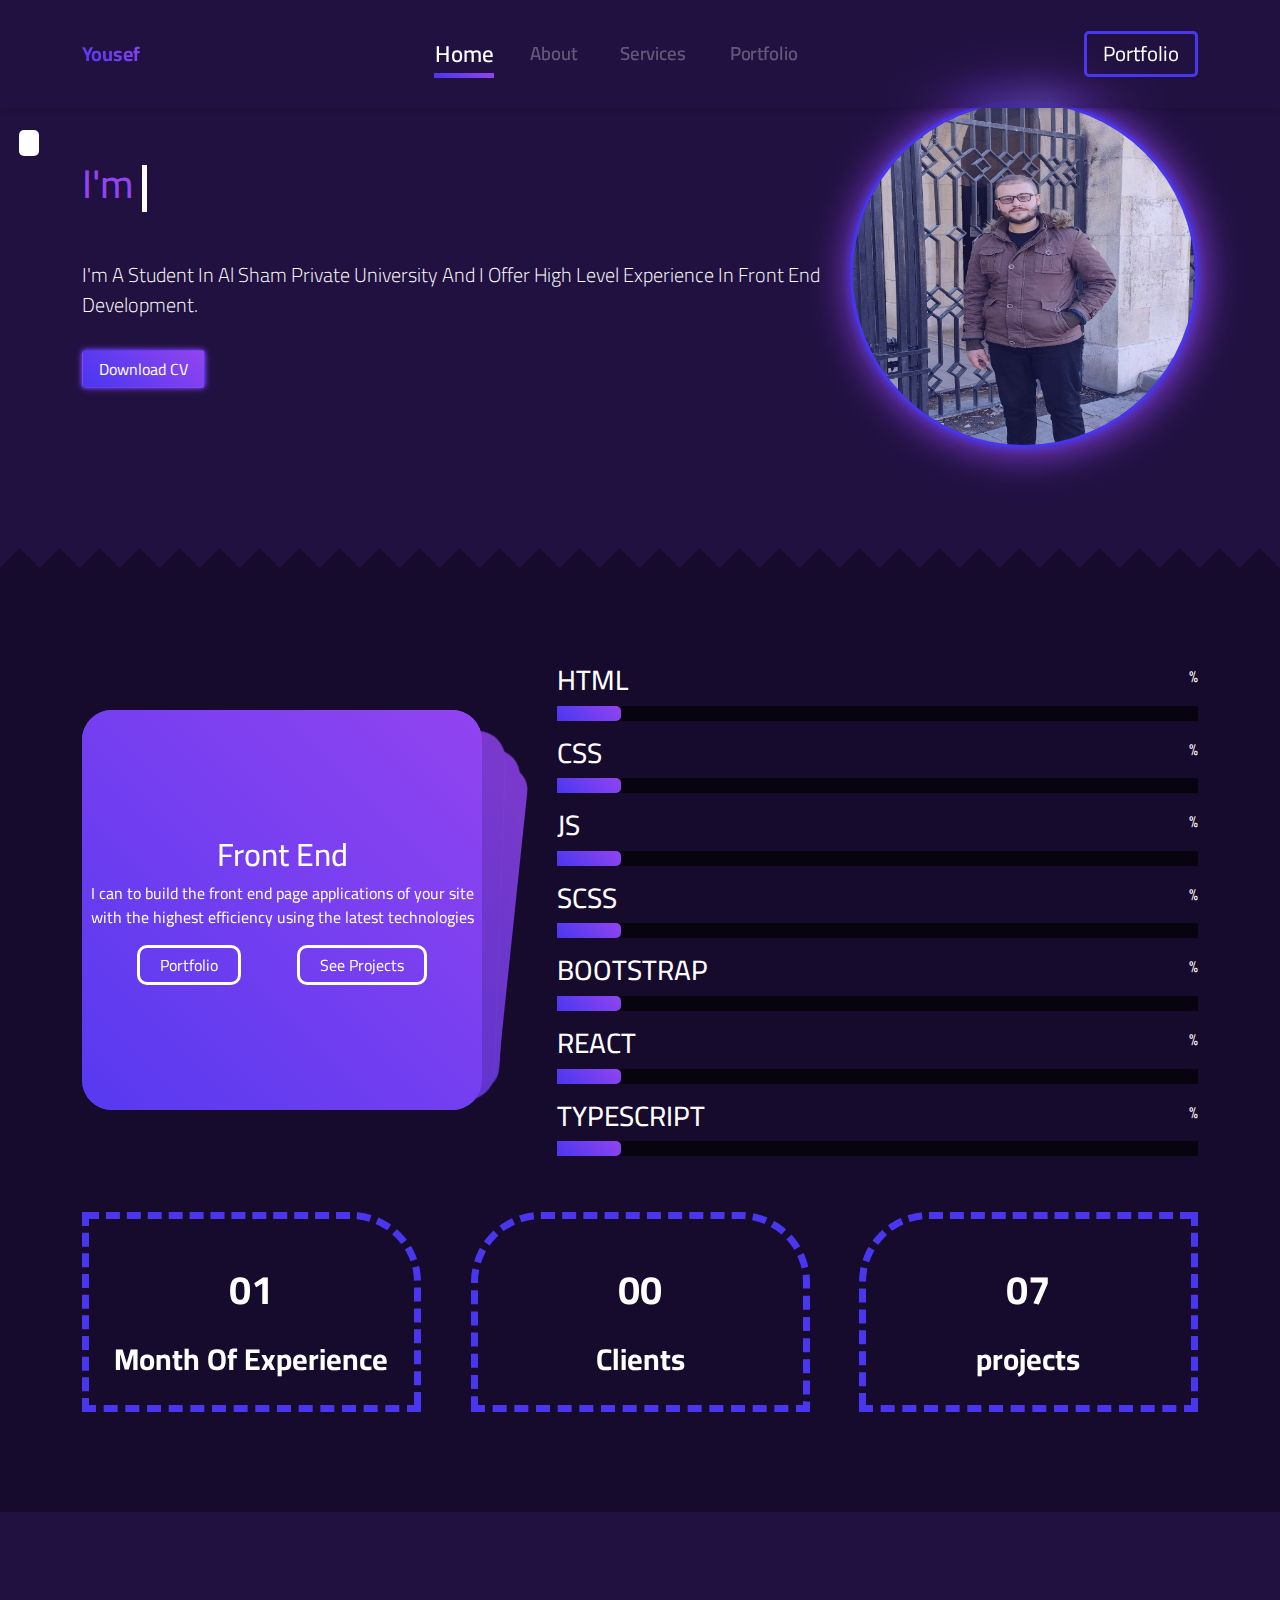
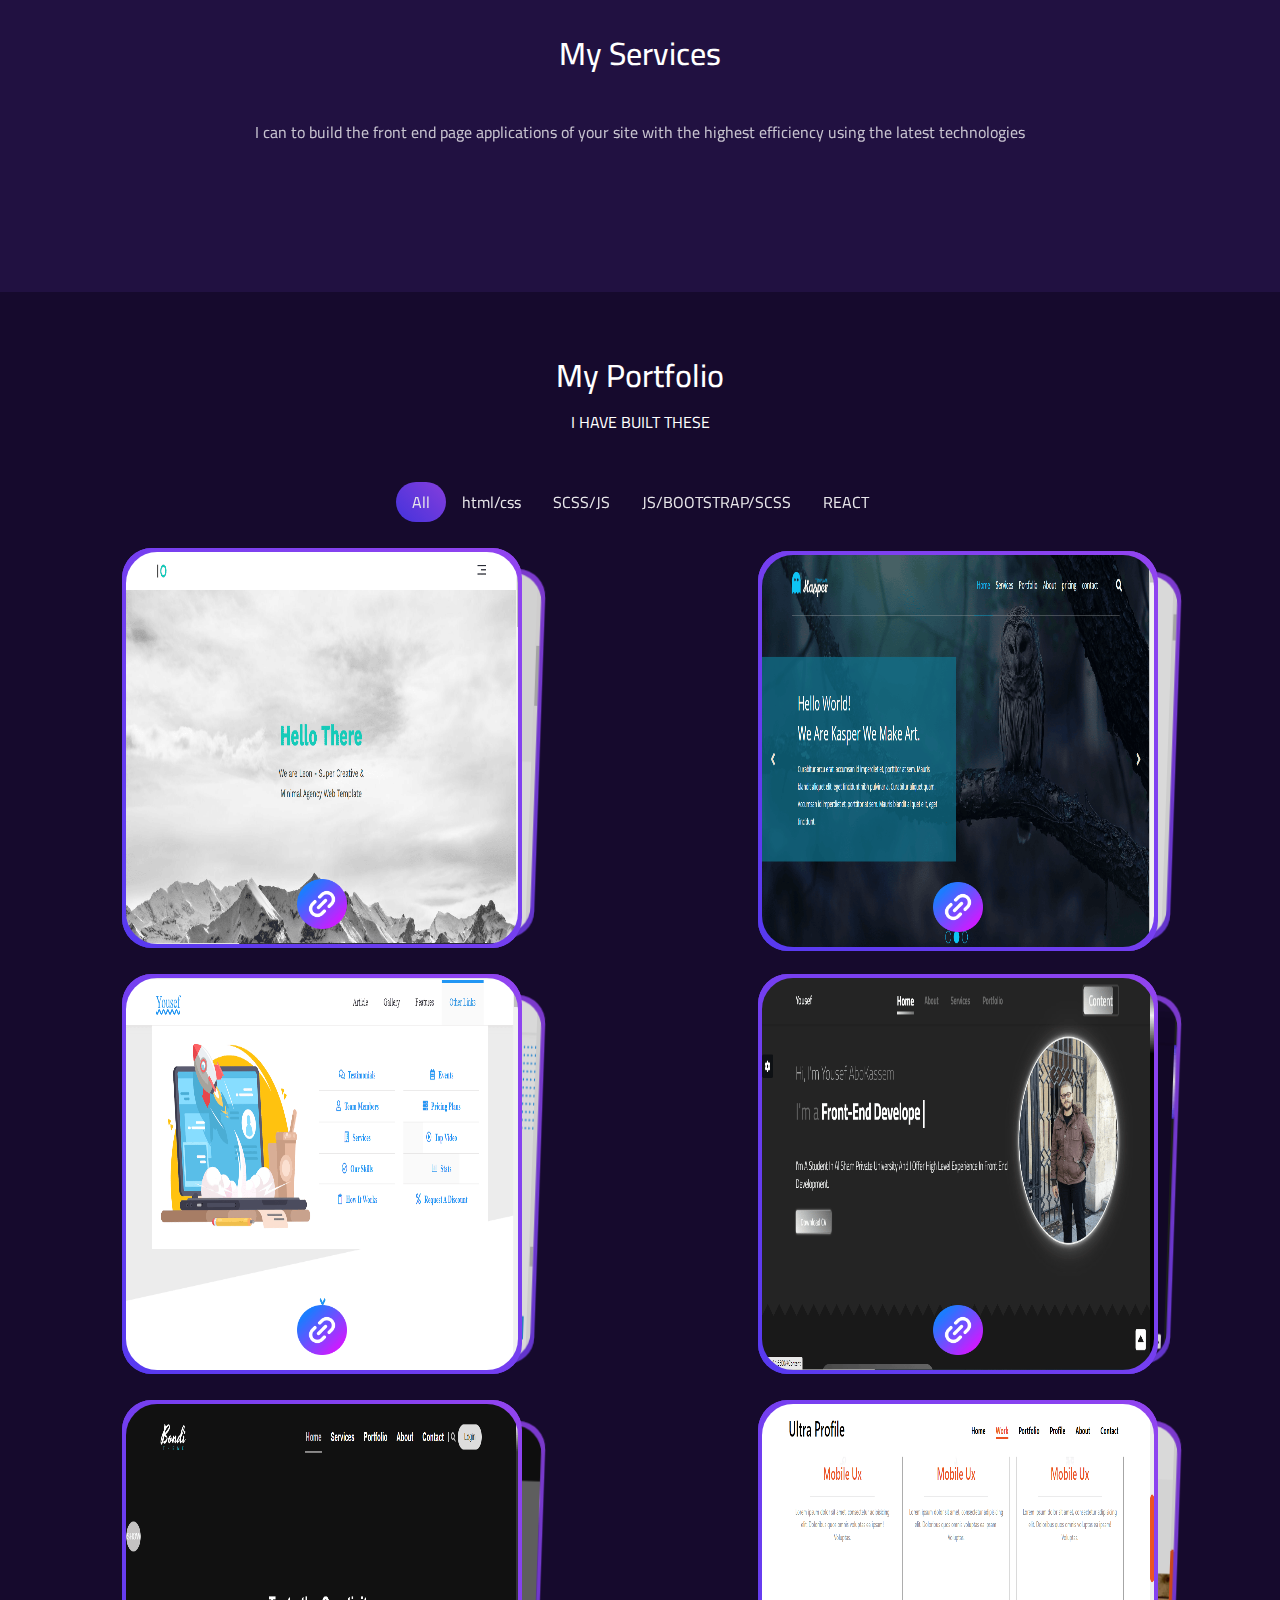
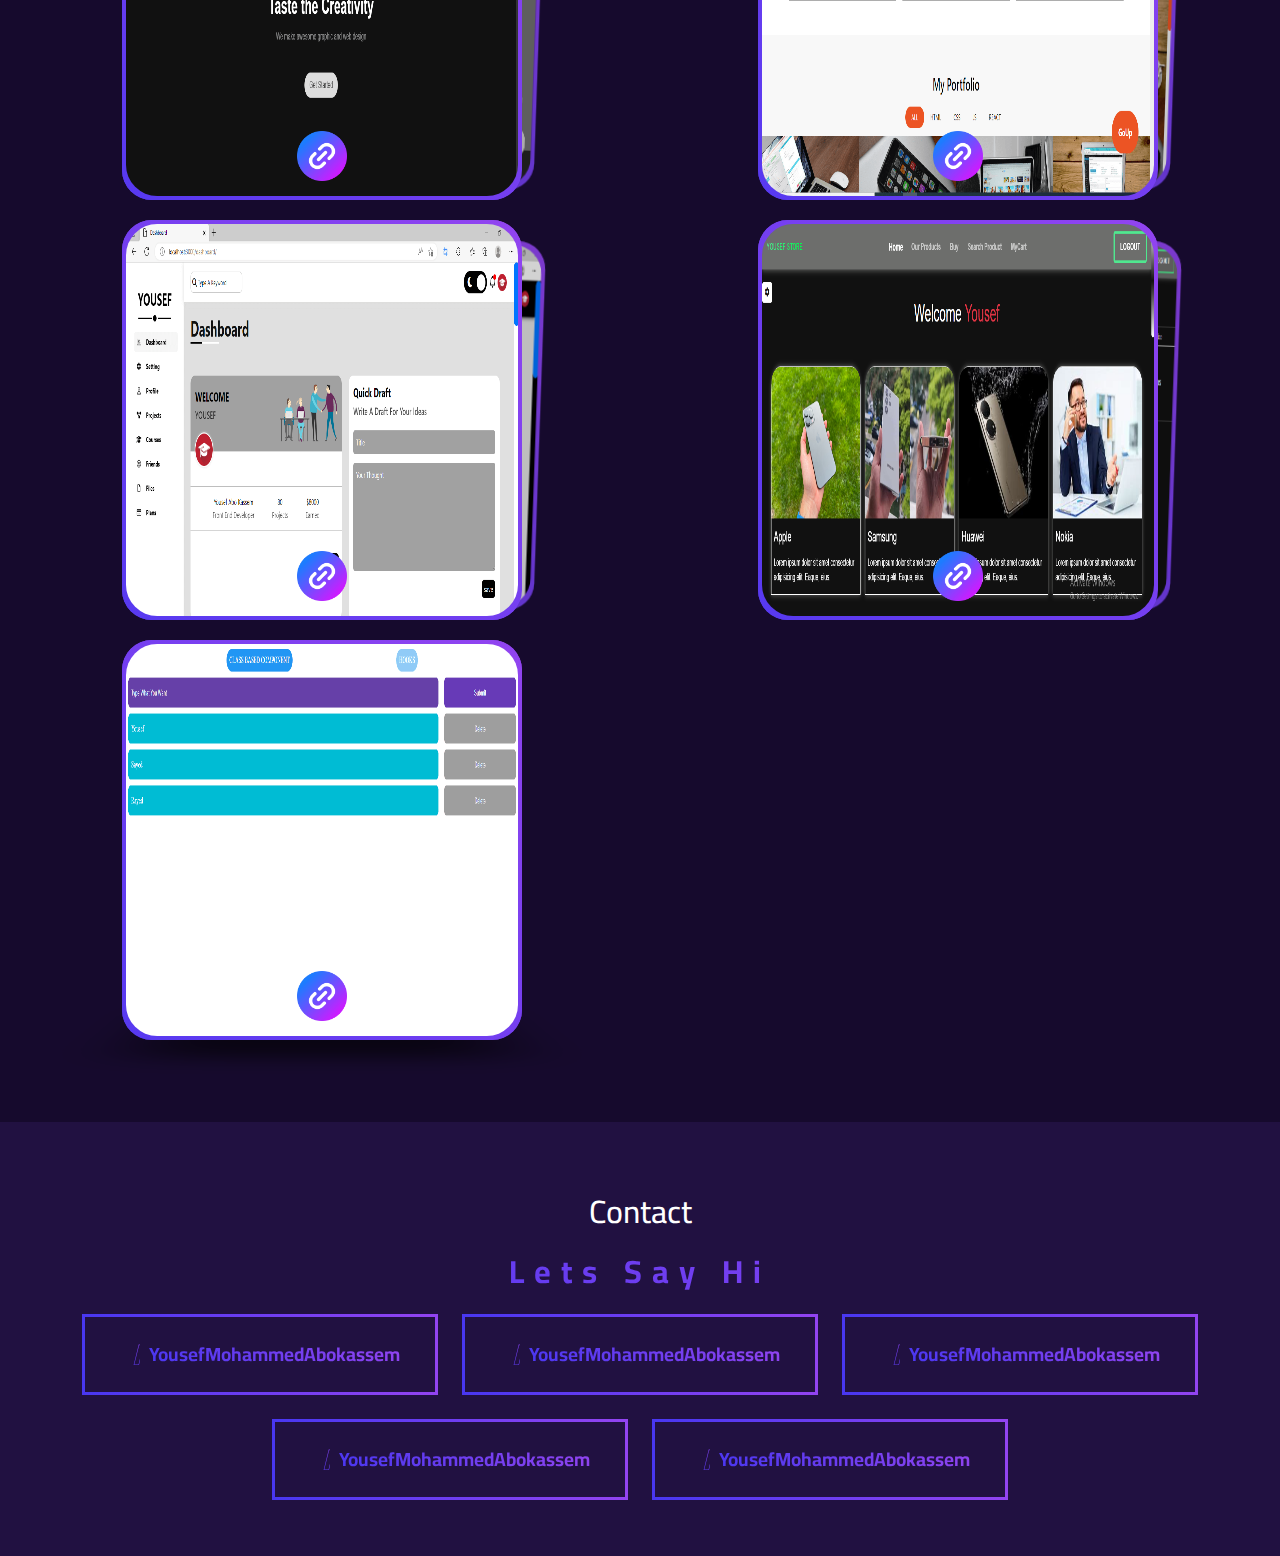
<file: index.html>
<!DOCTYPE html>
<html lang="en">
  <head>
    <meta charset="UTF-8" />
    <meta http-equiv="X-UA-Compatible" content="IE=edge" />
    <meta name="viewport" content="width=device-width, initial-scale=1.0" />
    <!-- meta for facebook and twitter -->
    <meta property="og:title" content="Front End Developer" />
    <meta
      property="og:description"
      content="My name is Yousef Mohammed Abokassem and I am a front end developer "
    />
    <meta property="og:image" content="./img/me0.png" />
    <meta
      property="og:url"
      content="https://yousefmohammedabokassem.github.io/Template_4/"
    />
    <!--  add color theme to the mobiles headers -->
    <meta name="theme-color" content="#fff" />
    <link rel="stylesheet" href="./css/bootstrap.min.css" />
    <link rel="stylesheet" href="./css/index.css" media="all" />
    <link rel="stylesheet" href="./css/normalize.css" />
    <link rel="stylesheet" href="./css/swiper.css" />
    <!-- Font Awesome -->
    <link
      rel="stylesheet"
      href="https://cdnjs.cloudflare.com/ajax/libs/font-awesome/6.1.1/css/all.min.css"
      integrity="sha512-KfkfwYDsLkIlwQp6LFnl8zNdLGxu9YAA1QvwINks4PhcElQSvqcyVLLD9aMhXd13uQjoXtEKNosOWaZqXgel0g=="
      crossorigin="anonymous"
      referrerpolicy="no-referrer"
    />
    <link rel="stylesheet" href="./css/all.min.css" />
    <!-- google fonts  -->
    <link rel="preconnect" href="https://fonts.googleapis.com" />
    <link rel="preconnect" href="https://fonts.gstatic.com" crossorigin />
    <link
      href="https://fonts.googleapis.com/css2?family=Cairo:wght@300;400;700&display=swap"
      rel="stylesheet"
    />
    <!--  -->
    <link rel="icon" href="./img/me0.png" />

    <title>Portfolio</title>
  </head>
  <body>
    <div class="popupForOs text-capitalize text-center"></div>
    <div class="popupForOnOffLine text-capitalize">
      <div>):</div>
      oops you lost your internet connection
    </div>
    <!-- my button -->
    <i class="fas fa-caret-square-up myButton"></i>
    <div class="myspiner"><span></span></div>
    <!-- my button -->
    <!-- start option  -->
    <div class="animaitionload">
      <div class="Left">WEL</div>
      <div class="Right">COME</div>
    </div>
    <!--  -->
    <div class="option">
      <div class="option-list">
        <i class="fa fa-gear"></i>
      </div>
      <div class="colors">
        <h5>Colors</h5>
        <div class="color">
          <!-- 
            1,2 gradient
            3  dark background
            4  light background
            5, text color
            6 spin color
            7 spin background
            -->
          <span
            data-Color1="#4937f0"
            data-Color2="#9244f0"
            data-Color3="#160a2d"
            data-Color4="#211141"
            data-Color5="#fff"
            data-Color6="#111"
            data-Color7="#fff"
            class="active"
          ></span>

          <span
            data-color1="#e91e63"
            data-color2="#d81b60"
            data-color3="#aa144f"
            data-color4="#c2185b"
            data-color5="#fff"
            data-color6="#111"
            data-color7="#fff"
          ></span>

          <span
            data-Color1="#0093e9"
            data-Color2="#80d0c7"
            data-Color3="#013a5e"
            data-Color4="#024c66"
            data-Color5="#fff"
            data-Color6="#111"
            data-Color7="#fff"
          ></span>
          <span
            data-Color1="#0ba360"
            data-Color2="#3cba92"
            data-Color3="rgb(47, 84, 47)"
            data-Color4="rgb(31 86 31 / 88%)"
            data-Color5="#fff"
            data-Color7="#fff"
            data-Color6="#111"
          ></span>
          <!-- black theme -->
          <span
            class="dark"
            data-Color1="#eee"
            data-Color2="#666666"
            data-Color3="#000000e6"
            data-Color4="#242424"
            data-Color5="#fff"
            data-Color6="#fff"
            data-Color7="#111"
          ></span>
        </div>
      </div>
      <div
        class="editPersonal d-flex align-items-center justify-content-center flex-wrap"
      >
        <div class="mb-3 text-center text-capitalize fw-bold">
          personal picture changer
        </div>
        <div>
          <span
            class="text-capitalize active d-inline-block me-1"
            data-option="yes"
            >yes</span
          >
          <span class="text-capitalize d-inline-block" data-option="no"
            >no</span
          >
        </div>
      </div>
      <button
        class="border-0 p-3 fw-bold text-white optionButton text-capitalize"
      >
        reset the options
      </button>
    </div>
    <!-- end option  -->
    <!--  start nav -->

    <nav class="navbar navbar-expand-lg mainNav" id="mainNav">
      <div class="container navContainer">
        <a class="navbar-brand bt" href="./index.html">Yousef</a>
        <button
          class="navbar-toggler ms-auto buttonIcon"
          id="buttonIcon"
          type="button"
        >
          <div class="Row Row-1"></div>
          <div class="Row Row-2"></div>
          <div class="Row Row-3"></div>
        </button>
        <div class="collapse navbar-collapse" id="navbarSupportedContent">
          <ul class="navbar-nav mx-auto mb-2 mb-lg-0">
            <span class="Hover"></span>
            <li class="nav-item myli">
              <a class="nav-link active links" href="#Home" aria-current="page"
                >Home</a
              >
            </li>
            <!--  -->
            <li class="nav-item myli">
              <a class="nav-link" href="#About">About</a>
            </li>
            <!--  -->
            <!--  -->
            <li class="nav-item myli">
              <a class="nav-link" href="#Services">Services</a>
            </li>
            <!--  -->
            <!--  -->
            <li class="nav-item myli">
              <a class="nav-link" href="#Portfolio">Portfolio</a>
            </li>
            <!--  -->
            <!--  -->

            <!--  -->
          </ul>
        </div>

        <a href="#Home" class="px-3 py-1 Content"> Portfolio </a>
      </div>
      <div class="clickNav" id="clickNav">
        <div class="clickul">
          <a class="active" href="#Home">Home</a>

          <a href="#About">About</a>

          <a href="#Services">Services</a>

          <a href="#Portfolio">Portfolio</a>
        </div>
        <!--social media -->
        <div class="icons">
          <div class="icon">
            <!-- <a href="#" target="_blank">
              <i class="fa-brands fa-whatsapp-square"></i>
            </a> -->
            <a
              href="https://github.com/YousefMohammedAbokassem"
              target="_blank"
            >
              <i class="fa-brands fa-github-square"></i>
            </a>
            <a
              href="https://www.facebook.com/profile.php?id=100024402883681"
              target="_blank"
            >
              <i class="fa-brands fa-facebook-square"></i
            ></a>
          </div>
          <div class="icon">
            <a
              href="https://www.linkedin.com/in/yousef-mohammed-abokassem-4089b3220"
              target="_blank"
            >
              <i class="fa-brands fa-linkedin"></i>
            </a>
            <!-- <a href="#" target="_blank">
              <i class="fa-brands fa-behance-square"></i>
            </a> -->
            <a href="mailto:youseff2000q@gmail.com" target="_blank">
              <i class="fa-solid fa-square-envelope"></i
            ></a>
          </div>
        </div>
      </div>
    </nav>
    <!-- end nav  -->
    <!--  start section -->
    <section class="main-section container-fluid" id="Home">
      <div class="container">
        <div class="info">
          <!--  -->
          <div class="left">
            <h2 data-aos="fade-right">
              I'm
              <span class="typed-text"></span>
              <span class="cursor typing">&nbsp;</span>
            </h2>
          </div>
          <p>
            I'm a student in al sham private university and i offer High level
            experience in front end development.
          </p>

          <button class="btn px-3">
            <a href="./YousefAboKassem.pdf" download class="CV">Download CV</a>
          </button>
          <!--  -->
        </div>

        <div class="image fromLeft">
          <img src="./img/me0.png" class="img" alt="" />
        </div>
      </div>
    </section>
    <!--  end section -->
    <div class="zic"></div>
    <!-- start about -->
    <div class="about container-fluid" id="About">
      <div class="container child-about d-flex flex-column">
        <div class="col1 d-flex justify-content-around align-items-center">
          <div class="image text-center fromLeft">
            <!-- <h1 class="fw-bold mb-4">About Me</h1> -->
            <div class="swiper main-box mySwiper">
              <div class="swiper-wrapper">
                <!-- start -->
                <div class="swiper-slide main-box">
                  <div class="Box glare">
                    <h2>Front End</h2>
                    <p>
                      I can to build the front end page applications of your
                      site with the highest efficiency using the latest
                      technologies
                    </p>
                    <div class="links">
                      <a id="contact" class="text-decoration-none" href="#Home"
                        >Portfolio</a
                      >
                      <a id="See" class="text-decoration-none" href="#Portfolio"
                        >See Projects</a
                      >
                    </div>
                  </div>
                </div>
                <!--end-->
                <!-- start -->
                <div class="swiper-slide main-box">
                  <div class="Box glare">
                    <h2>Front End Developer</h2>
                    <p>I have knowledge with react.js</p>
                    <div class="links">
                      <a id="contact" class="text-decoration-none" href="#Home"
                        >Portfolio</a
                      >
                      <a id="See" class="text-decoration-none" href="#Portfolio"
                        >See Projects</a
                      >
                    </div>
                  </div>
                </div>
                <!--end-->
                <!-- start -->
                <div class="swiper-slide main-box">
                  <div class="Box glare">
                    <h2>Front End Developer</h2>
                    <p class="text-capitalize">
                      I have knowledge with typeScript
                    </p>
                    <div class="links">
                      <a id="contact" class="text-decoration-none" href="#Home"
                        >Portfolio</a
                      >
                      <a id="See" class="text-decoration-none" href="#Portfolio"
                        >See Projects</a
                      >
                    </div>
                  </div>
                </div>
                <!--end-->
                <!-- start -->
                <div class="swiper-slide main-box">
                  <div class="Box glare">
                    <h2>Front End Developer</h2>
                    <p class="text-capitalize">
                      I can using <b> command line /git</b>
                    </p>
                    <div class="links">
                      <a id="contact" class="text-decoration-none" href="#Home"
                        >Portfolio</a
                      >
                      <a id="See" class="text-decoration-none" href="#Portfolio"
                        >See Projects</a
                      >
                    </div>
                  </div>
                </div>
                <!--end-->
              </div>
            </div>
          </div>
          <div class="progresses">
            <!--  -->
            <div class="Progress my-3">
              <div class="info d-flex justify-content-between">
                <h3>HTML</h3>
                <div class="d-flex">
                  <span data-count="75"></span>
                  <span>%</span>
                </div>
              </div>
              <div class="position-relative">
                <span
                  class="spanProgress spanProgress-0"
                  data-width="75%"
                ></span>
              </div>
            </div>
            <!--  -->
            <!--  -->
            <div class="Progress my-3">
              <div class="info d-flex justify-content-between">
                <h3>CSS</h3>
                <div class="d-flex">
                  <span data-count="80"></span>
                  <span>%</span>
                </div>
              </div>
              <div class="position-relative">
                <span
                  class="spanProgress spanProgress-1"
                  data-width="80%"
                ></span>
              </div>
            </div>
            <!--  -->
            <!--  -->
            <div class="Progress my-3">
              <div class="info d-flex justify-content-between">
                <h3>JS</h3>
                <div class="d-flex">
                  <span data-count="50"></span>
                  <span>%</span>
                </div>
              </div>
              <div class="position-relative">
                <span
                  class="spanProgress spanProgress-2"
                  data-width="50%"
                ></span>
              </div>
            </div>
            <!--  -->
            <!--  -->
            <div class="Progress my-3">
              <div class="info d-flex justify-content-between">
                <h3>SCSS</h3>
                <div class="d-flex">
                  <span data-count="60"></span>
                  <span>%</span>
                </div>
              </div>
              <div class="position-relative">
                <span
                  class="spanProgress spanProgress-3"
                  data-width="60%"
                ></span>
              </div>
            </div>
            <!--  -->
            <!--  -->
            <div class="Progress my-3">
              <div class="info d-flex justify-content-between">
                <h3 class="text-uppercase">bootstrap</h3>
                <div class="d-flex">
                  <span data-count="50"></span>
                  <span>%</span>
                </div>
              </div>
              <div class="position-relative">
                <span
                  class="spanProgress spanProgress-3"
                  data-width="50%"
                ></span>
              </div>
            </div>
            <!--  -->
            <!--  -->
            <div class="Progress my-3">
              <div class="info d-flex justify-content-between">
                <h3 class="text-uppercase">react</h3>
                <div class="d-flex">
                  <span data-count="40"></span>
                  <span>%</span>
                </div>
              </div>
              <div class="position-relative">
                <span
                  class="spanProgress spanProgress-3"
                  data-width="40%"
                ></span>
              </div>
            </div>
            <!--  -->
            <!--  -->
            <div class="Progress my-3">
              <div class="info d-flex justify-content-between">
                <h3 class="text-uppercase">typescript</h3>
                <div class="d-flex">
                  <span data-count="40"></span>
                  <span>%</span>
                </div>
              </div>
              <div class="position-relative">
                <span
                  class="spanProgress spanProgress-3"
                  data-width="40%"
                ></span>
              </div>
            </div>
            <!--  -->
          </div>
        </div>
        <div class="col2 frombottom">
          <div class="box tiltG box-1 hoverPosition">
            <h1>01</h1>
            <h2>Month Of Experience</h2>
          </div>
          <!--  -->
          <div class="box tiltG box-2 hoverPosition">
            <h1>00</h1>
            <h2>Clients</h2>
          </div>
          <!--  -->
          <div class="box tiltG box-3 hoverPosition">
            <h1>07</h1>
            <h2>projects</h2>
          </div>
          <!--  -->
        </div>
      </div>
    </div>
    <!-- end about -->
    <!-- start services -->

    <!-- Swiper -->
    <!--start services  -->
    <div class="services text-center" id="Services">
      <div class="container">
        <h1 class="fromLeft">My Services</h1>
        <p class="my-5 opacity-75 fromRight">
          I can to build the front end page applications of your site with the
          highest efficiency using the latest technologies
        </p>
      </div>
    </div>

    <!-- end services -->
    <!-- start Portfolio  -->
    <div id="Portfolio" class="portfolio py-5 text-center">
      <div class="main-title fromTop mb-5">
        <h2 class="my-3 text-capitalize">my portfolio</h2>
        <p class="text-uppercase">I have built these</p>
      </div>
      <ul
        class="d-flex justify-content-center align-items-center flex-sm-row flex-column list-unstyled"
      >
        <li class="active" data-type=".all">All</li>
        <!--design-->
        <li class="" data-type=".html">html/css</li>
        <!--scss-->
        <li class="" data-type=".scss">SCSS/JS</li>
        <!--boot-->
        <li class="" data-type=".boot">JS/BOOTSTRAP/SCSS</li>
        <!-- react -->
        <li class="" data-type=".react">REACT</li>
        <!-- <li class="app">App</li> -->
      </ul>
      <div class="row mx-1 mb-4">
        <div class="col-md-6 mb-3 html all">
          <!-- <div class="image fromLeft">
            <img src="./img/link.png"  class="myLinkImg" alt="" />
          </div> -->
          <!--  -->
          <div class="swiper main-box mySwiper">
            <div class="swiper-wrapper">
              <!-- start -->
              <div class="swiper-slide main-box">
                <div class="Box glare">
                  <div class="image">
                    <img src="./img/template101.png" alt="" />
                    <span>visit the project</span>
                    <div class="links">
                      <a
                        class="link"
                        href=" https://yousefmohammedabokassem.github.io/trmplate-1-html-css/"
                        target="_blank"
                      >
                        <img src="./img/link.png" class="myLinkImg" alt=""
                      /></a>
                      <!-- note : if you change this image on next days make sure that you will call it img/link.(any(png or jpj)) because I used regular expression on this name  
                      take a look in javascript file search 
                      (regular expression for link )
                      -->
                    </div>
                  </div>
                </div>
              </div>
              <!--end-->
              <!-- start -->
              <div class="swiper-slide main-box">
                <div class="Box glare">
                  <div class="image">
                    <img src="./img/template102.png" alt="" />
                    <span>visit the project</span>
                    <div class="links">
                      <a
                        class="link"
                        href=" https://yousefmohammedabokassem.github.io/trmplate-1-html-css/"
                        target="_blank"
                        ><img src="./img/link.png" class="myLinkImg" alt=""
                      /></a>
                      <!-- note : if you change this image on next days make sure that you will call it img/link.(any(png or jpj)) because I used regular expression on this name  
                      take a look in javascript file search 
                      (regular expression for link )
                      -->
                    </div>
                  </div>
                </div>
              </div>
              <!--end-->
            </div>
          </div>
          <!--  -->
        </div>
        <!--  -->
        <div class="col-md-6 html all">
          <div class="swiper main-box mySwiper">
            <div class="swiper-wrapper">
              <!-- start -->
              <div class="swiper-slide main-box">
                <div class="Box glare">
                  <div class="image">
                    <img src="./img/template201.png" alt="" />
                    <span>visit the project</span>
                    <div class="links">
                      <a
                        class="link"
                        href="  https://yousefmohammedabokassem.github.io/temlate-2/"
                        target="_blank"
                        ><img src="./img/link.png" class="myLinkImg" alt=""
                      /></a>
                      <!-- note : if you change this image on next days make sure that you will call it img/link.(any(png or jpj)) because I used regular expression on this name  
                      take a look in javascript file search 
                      (regular expression for link )
                      -->
                    </div>
                  </div>
                </div>
              </div>
              <!--end-->
              <!-- start -->
              <div class="swiper-slide main-box">
                <div class="Box glare">
                  <div class="image">
                    <img src="./img/template202png.png" alt="" />
                    <span>visit the project</span>
                    <div class="links">
                      <a
                        class="link"
                        href="  https://yousefmohammedabokassem.github.io/temlate-2/"
                        target="_blank"
                        ><img src="./img/link.png" class="myLinkImg" alt=""
                      /></a>
                      <!-- note : if you change this image on next days make sure that you will call it img/link.(any(png or jpj)) because I used regular expression on this name  
                      take a look in javascript file search 
                      (regular expression for link )
                      -->
                    </div>
                  </div>
                </div>
              </div>
              <!--end-->
            </div>
          </div>
        </div>
        <!--2222  -->
        <div class="col-md-6 mb-3 scss all">
          <div class="swiper main-box mySwiper">
            <div class="swiper-wrapper">
              <!-- start -->
              <div class="swiper-slide main-box">
                <div class="Box glare">
                  <div class="image">
                    <img src="./img/template301.png" alt="" />
                    <span>visit the project</span>
                    <div class="links">
                      <a
                        class="link"
                        href="  https://yousefmohammedabokassem.github.io/template_3/"
                        target="_blank"
                        ><img src="./img/link.png" class="myLinkImg" alt=""
                      /></a>
                      <!-- note : if you change this image on next days make sure that you will call it img/link.(any(png or jpj)) because I used regular expression on this name  
                      take a look in javascript file search 
                      (regular expression for link )
                      -->
                    </div>
                  </div>
                </div>
              </div>
              <!--end-->
              <!-- start -->
              <!-- start -->
              <div class="swiper-slide main-box">
                <div class="Box glare">
                  <div class="image">
                    <img src="./img/template302.png" alt="" />
                    <span>visit the project</span>
                    <div class="links">
                      <a
                        class="link"
                        href="  https://yousefmohammedabokassem.github.io/template_3/"
                        target="_blank"
                        ><img src="./img/link.png" class="myLinkImg" alt=""
                      /></a>
                      <!-- note : if you change this image on next days make sure that you will call it img/link.(any(png or jpj)) because I used regular expression on this name  
                      take a look in javascript file search 
                      (regular expression for link )
                      -->
                    </div>
                  </div>
                </div>
              </div>
              <!--end-->
            </div>
          </div>
        </div>
        <!-- enddddddddddddd -->

        <div class="col-md-6 mb-3 boot scss all">
          <div class="swiper main-box mySwiper">
            <div class="swiper-wrapper">
              <!-- start -->
              <div class="swiper-slide main-box">
                <div class="Box glare">
                  <div class="image">
                    <img src="./img/template401.png" alt="" />
                    <span>visit the project</span>
                    <div class="links">
                      <a
                        class="link"
                        href="   https://yousefmohammedabokassem.github.io/Template_4/ "
                        target="_blank"
                        ><img src="./img/link.png" class="myLinkImg" alt=""
                      /></a>
                      <!-- note : if you change this image on next days make sure that you will call it img/link.(any(png or jpj)) because I used regular expression on this name  
                      take a look in javascript file search 
                      (regular expression for link )
                      -->
                    </div>
                  </div>
                </div>
              </div>
              <!--end-->
              <!-- start -->
              <div class="swiper-slide main-box">
                <div class="Box glare">
                  <div class="image">
                    <img src="./img/template402.png" alt="" />
                    <span>visit the project</span>
                    <div class="links">
                      <a
                        class="link"
                        href="   https://yousefmohammedabokassem.github.io/Template_4/ "
                        target="_blank"
                        ><img src="./img/link.png" class="myLinkImg" alt=""
                      /></a>
                      <!-- note : if you change this image on next days make sure that you will call it img/link.(any(png or jpj)) because I used regular expression on this name  
                      take a look in javascript file search 
                      (regular expression for link )
                      -->
                    </div>
                  </div>
                </div>
              </div>
              <!--end-->
            </div>
          </div>
        </div>

        <!-- -->
        <!--  -->
        <div class="col-md-6 boot scss all">
          <div class="swiper main-box mySwiper">
            <div class="swiper-wrapper">
              <!-- start -->

              <div class="swiper-slide main-box">
                <div class="Box glare">
                  <div class="image">
                    <img src="./img/template501.png" alt="" />
                    <span>visit the project</span>
                    <div class="links">
                      <a
                        class="link"
                        href="   https://yousefmohammedabokassem.github.io/Bootstrap_Design_1/"
                        target="_blank"
                        ><img src="./img/link.png" class="myLinkImg" alt=""
                      /></a>
                      <!-- note : if you change this image on next days make sure that you will call it img/link.(any(png or jpj)) because I used regular expression on this name  
                      take a look in javascript file search 
                      (regular expression for link )
                      -->
                    </div>
                  </div>
                </div>
              </div>

              <!--end-->
              <!-- start -->
              <div class="swiper-slide main-box">
                <div class="Box glare">
                  <div class="image">
                    <img src="./img/template502.png" alt="" />
                    <span>visit the project</span>
                    <div class="links">
                      <a
                        class="link"
                        href="   https://yousefmohammedabokassem.github.io/Bootstrap_Design_1/"
                        target="_blank"
                        ><img src="./img/link.png" class="myLinkImg" alt=""
                      /></a>
                      <!-- note : if you change this image on next days make sure that you will call it img/link.(any(png or jpj)) because I used regular expression on this name  
                      take a look in javascript file search 
                      (regular expression for link )
                      -->
                    </div>
                  </div>
                </div>
              </div>
              <!--end-->
            </div>
          </div>
        </div>
        <!-- effect:card effect -->
        <div class="col-md-6 react all">
          <div class="swiper main-box mySwiper">
            <div class="swiper-wrapper">
              <!-- start -->
              <div class="swiper-slide main-box">
                <div class="Box BoxCub glare">
                  <div class="image">
                    <img src="./img/template701.png" alt="" />
                    <span>visit the project</span>
                    <div class="links">
                      <a
                        class="link"
                        href="   https://yousefmohammedabokassem.github.io/Template-7/"
                        target="_blank"
                        ><img src="./img/link.png" class="myLinkImg" alt=""
                      /></a>
                      <!-- note : if you change this image on next days make sure that you will call it img/link.(any(png or jpj)) because I used regular expression on this name  
                      take a look in javascript file search 
                      (regular expression for link )
                      -->
                    </div>
                  </div>
                </div>
              </div>

              <!--end-->
              <!-- start -->
              <div class="swiper-slide main-box">
                <div class="Box glare">
                  <div class="image">
                    <img src="./img/template702.png" alt="" />
                    <span>visit the project</span>
                    <div class="links">
                      <a
                        class="link"
                        href="   https://yousefmohammedabokassem.github.io/Template-7/"
                        target="_blank"
                        ><img src="./img/link.png" class="myLinkImg" alt=""
                      /></a>
                      <!-- note : if you change this image on next days make sure that you will call it img/link.(any(png or jpj)) because I used regular expression on this name  
                      take a look in javascript file search 
                      (regular expression for link )
                      -->
                    </div>
                  </div>
                </div>
              </div>
              <!--end-->
            </div>
          </div>
        </div>
        <!-- effect:card effect -->
        <!-- effect:card effect -->
        <div class="col-md-6 react all">
          <div class="swiper main-box mySwiper">
            <div class="swiper-wrapper">
              <!-- start -->
              <div class="swiper-slide main-box">
                <div class="Box BoxCub glare">
                  <div class="image">
                    <img src="./img/template801.png" alt="" />
                    <span>visit the project</span>
                    <div class="links">
                      <a
                        class="link"
                        href="https://yousefmohammedabokassem.github.io/dashboard/"
                        target="_blank"
                        ><img src="./img/link.png" class="myLinkImg" alt=""
                      /></a>
                      <!-- note : if you change this image on next days make sure that you will call it img/link.(any(png or jpj)) because I used regular expression on this name  
                      take a look in javascript file search 
                      (regular expression for link )
                      -->
                    </div>
                  </div>
                </div>
              </div>

              <!--end-->
              <!-- start -->
              <div class="swiper-slide main-box">
                <div class="Box glare">
                  <div class="image">
                    <img src="./img/template802.png" alt="" />
                    <span>visit the project</span>
                    <div class="links">
                      <a
                        class="link"
                        href="https://yousefmohammedabokassem.github.io/dashboard/"
                        target="_blank"
                        ><img src="./img/link.png" class="myLinkImg" alt=""
                      /></a>
                      <!-- note : if you change this image on next days make sure that you will call it img/link.(any(png or jpj)) because I used regular expression on this name  
                      take a look in javascript file search 
                      (regular expression for link )
                      -->
                    </div>
                  </div>
                </div>
              </div>
              <!--end-->
              <!-- start -->

              <!--end-->
            </div>
          </div>
        </div>
        <!-- effect:card effect -->
        <!-- effect:card effect -->
        <div class="col-md-6 boot scss all">
          <div class="swiper main-box mySwiper">
            <div class="swiper-wrapper">
              <!-- start -->
              <div class="swiper-slide main-box">
                <div class="Box BoxCub glare">
                  <div class="image">
                    <img src="./img/template901.png" alt="" />
                    <span>visit the project</span>
                    <div class="links">
                      <a
                        class="link"
                        href="https://yousefmohammedabokassem.github.io/mobile/"
                        target="_blank"
                        ><img src="./img/link.png" class="myLinkImg" alt=""
                      /></a>
                      <!-- note : if you change this image on next days make sure that you will call it img/link.(any(png or jpj)) because I used regular expression on this name  
                      take a look in javascript file search 
                      (regular expression for link )
                      -->
                    </div>
                  </div>
                </div>
              </div>

              <!--end-->
              <!-- start -->
              <div class="swiper-slide main-box">
                <div class="Box glare">
                  <div class="image">
                    <img src="./img/template902.png" alt="" />
                    <span>visit the project</span>
                    <div class="links">
                      <a
                        class="link"
                        href="https://yousefmohammedabokassem.github.io/mobile/"
                        target="_blank"
                        ><img src="./img/link.png" class="myLinkImg" alt=""
                      /></a>
                      <!-- note : if you change this image on next days make sure that you will call it img/link.(any(png or jpj)) because I used regular expression on this name  
                      take a look in javascript file search 
                      (regular expression for link )
                      -->
                    </div>
                  </div>
                </div>
              </div>
              <!--end-->
              <!-- start -->

              <!--end-->
            </div>
          </div>
        </div>
        <!-- effect:card effect -->
        <!-- cube -->
        <div class="col-md-6 react all">
          <div class="swiper main-box myCube">
            <div class="swiper-wrapper">
              <!-- start -->
              <div class="swiper-slide main-box">
                <div class="Box BoxCub glare">
                  <div class="image">
                    <img src="./img/template601.png" alt="" />
                    <span>visit the project</span>
                    <div class="links">
                      <a
                        class="link"
                        href="   https://yousefmohammedabokassem.github.io/todo/"
                        target="_blank"
                        ><img src="./img/link.png" class="myLinkImg" alt=""
                      /></a>
                      <!-- note : if you change this image on next days make sure that you will call it img/link.(any(png or jpj)) because I used regular expression on this name  
                      take a look in javascript file search 
                      (regular expression for link )
                      -->
                    </div>
                  </div>
                </div>
              </div>
              <!--end-->
              <!-- start -->
              <div class="swiper-slide main-box">
                <div class="Box glare">
                  <div class="image">
                    <img src="./img/template602.png" alt="" />
                    <span>visit the project</span>
                    <div class="links">
                      <a
                        class="link"
                        href="   https://yousefmohammedabokassem.github.io/todo/"
                        target="_blank"
                        ><img src="./img/link.png" class="myLinkImg" alt=""
                      /></a>
                      <!-- note : if you change this image on next days make sure that you will call it img/link.(any(png or jpj)) because I used regular expression on this name  
                      take a look in javascript file search 
                      (regular expression for link )
                      -->
                    </div>
                  </div>
                </div>
              </div>
              <!--end-->
            </div>
          </div>
        </div>
        <!-- cube -->
      </div>
    </div>
    <!-- end Portfolio  -->

    <!-- <div class="swiper myCube">
      <div class="swiper-wrapper">
        <div class="swiper-slide">
          <img src="https://swiperjs.com/demos/images/nature-1.jpg" />
        </div>
        <div class="swiper-slide">
          <img src="https://swiperjs.com/demos/images/nature-2.jpg" />
        </div>
        <div class="swiper-slide">
          <img src="https://swiperjs.com/demos/images/nature-3.jpg" />
        </div>
        <div class="swiper-slide">
          <img src="https://swiperjs.com/demos/images/nature-4.jpg" />
        </div>
      </div>
      <div class="swiper-pagination"></div>
    </div> -->
    <!-- start contact -->
    <div class="contact py-5" id="Contact">
      <div class="container">
        <h1 class="text-center">Contact</h1>
        <h2 class="text-center mt-3 mb-4">Lets Say Hi</h2>
        <div class="row social_3 justify-content-center mb-lg-3">
          <div class="col-lg-4 col-md-6 mb-2">
            <a
              href="mailto:youseff2000q@gmail.com"
              class="text-decoration-none social py-3 px-5"
              target="_blank"
            >
              <i class="fa-solid fa-envelope"></i>
              <h4>YousefMohammedAbokassem</h4></a
            >
          </div>
          <div class="col-lg-4 col-md-6 mb-2">
            <a
              href="https://github.com/YousefMohammedAbokassem"
              class="text-decoration-none social py-3 px-5"
              target="_blank"
            >
              <i class="fa-brands fa-github"></i>
              <h4>YousefMohammedAbokassem</h4></a
            >
          </div>
          <div class="col-lg-4 col-md-6 mb-2">
            <a
              href="https://www.facebook.com/profile.php?id=100024402883681"
              class="text-decoration-none social py-3 px-5"
              target="_blank"
            >
              <i class="fa-brands fa-facebook-f"></i>
              <h4>YousefMohammedAbokassem</h4></a
            >
          </div>
        </div>
        <!-- social 2 -->
        <div class="row social_2 justify-content-center">
          <div class="col-lg-4 col-md-6 mb-2">
            <a
              href="https://wa.me/963996730905"
              class="text-decoration-none social py-3 px-5"
              target="_blank"
            >
              <i class="fa-solid fa-phone"></i>
              <h4>YousefMohammedAbokassem</h4></a
            >
          </div>
          <div class="col-lg-4 col-md-6 mb-2">
            <a
              href="https://www.linkedin.com/in/yousef-mohammed-abokassem-4089b3220"
              class="text-decoration-none social py-3 px-5"
              target="_blank"
            >
              <i class="fa-brands fa-linkedin-in"></i>
              <h4>YousefMohammedAbokassem</h4></a
            >
          </div>
        </div>
        <!-- social 2 -->
      </div>
    </div>
    <!-- end contact -->
    <script src="./js/bootstrap.min.js" defer></script>
    <script src="./js/tilt.js" defer></script>
    <!-- <script src="./js/wow.min.js"></script> -->
    <!-- <script src="./js/jquery-3.6.0.min.js"></script> -->
    <script src="./js/swiper.js" defer></script>
    <script src="./js/index.js" defer></script>
  </body>
</html>
</file>
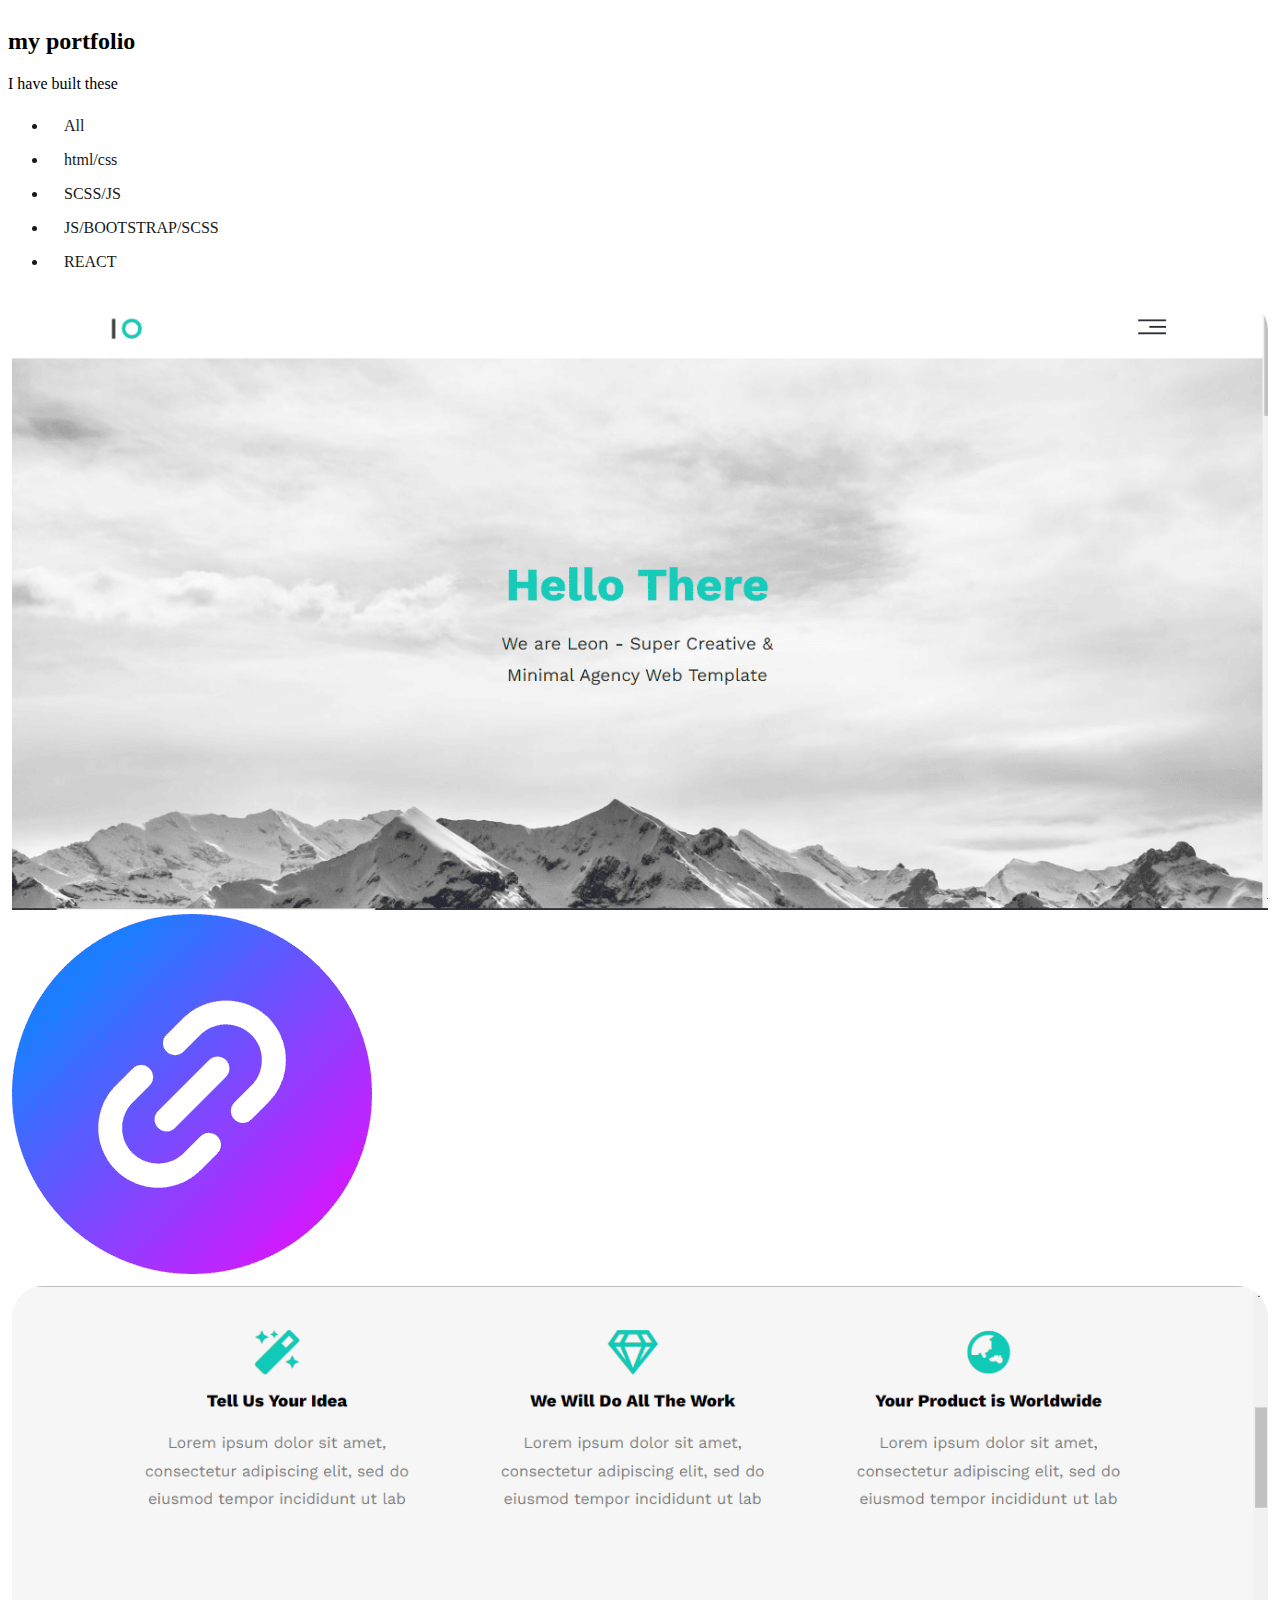
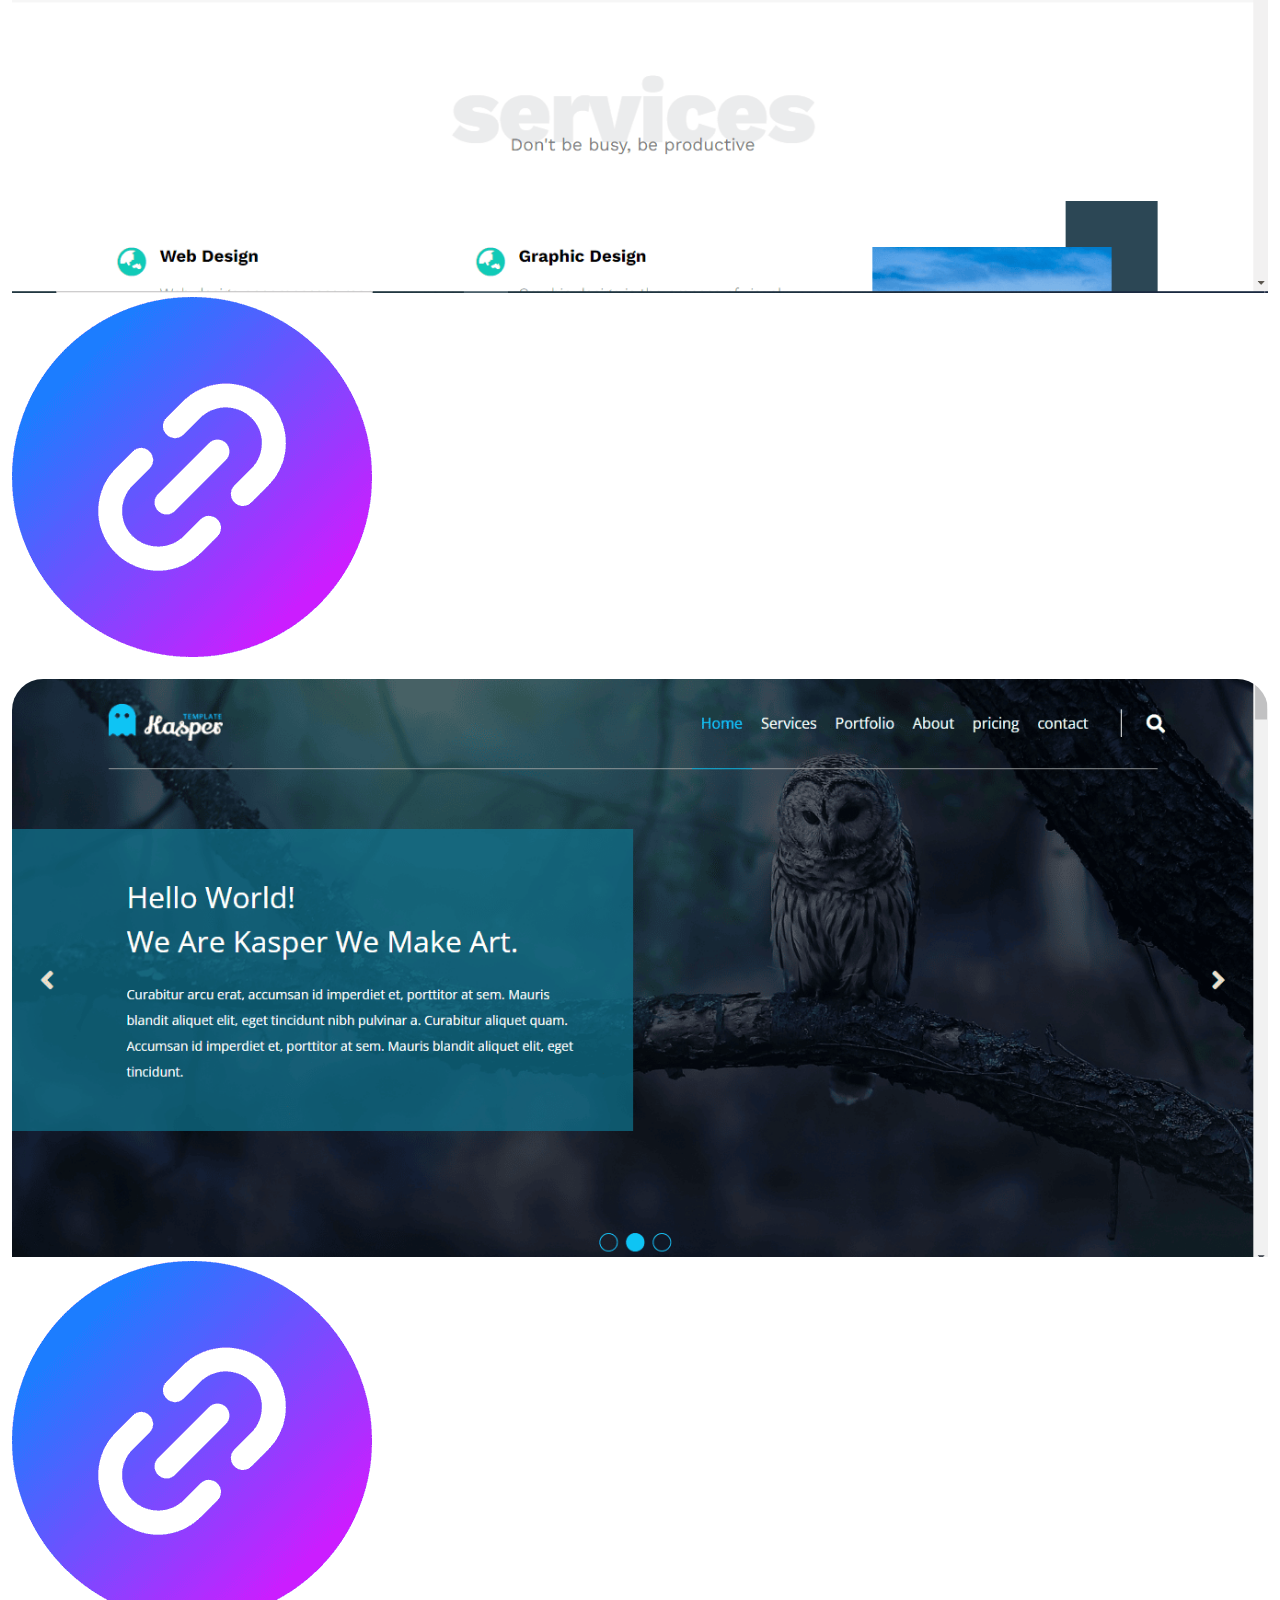
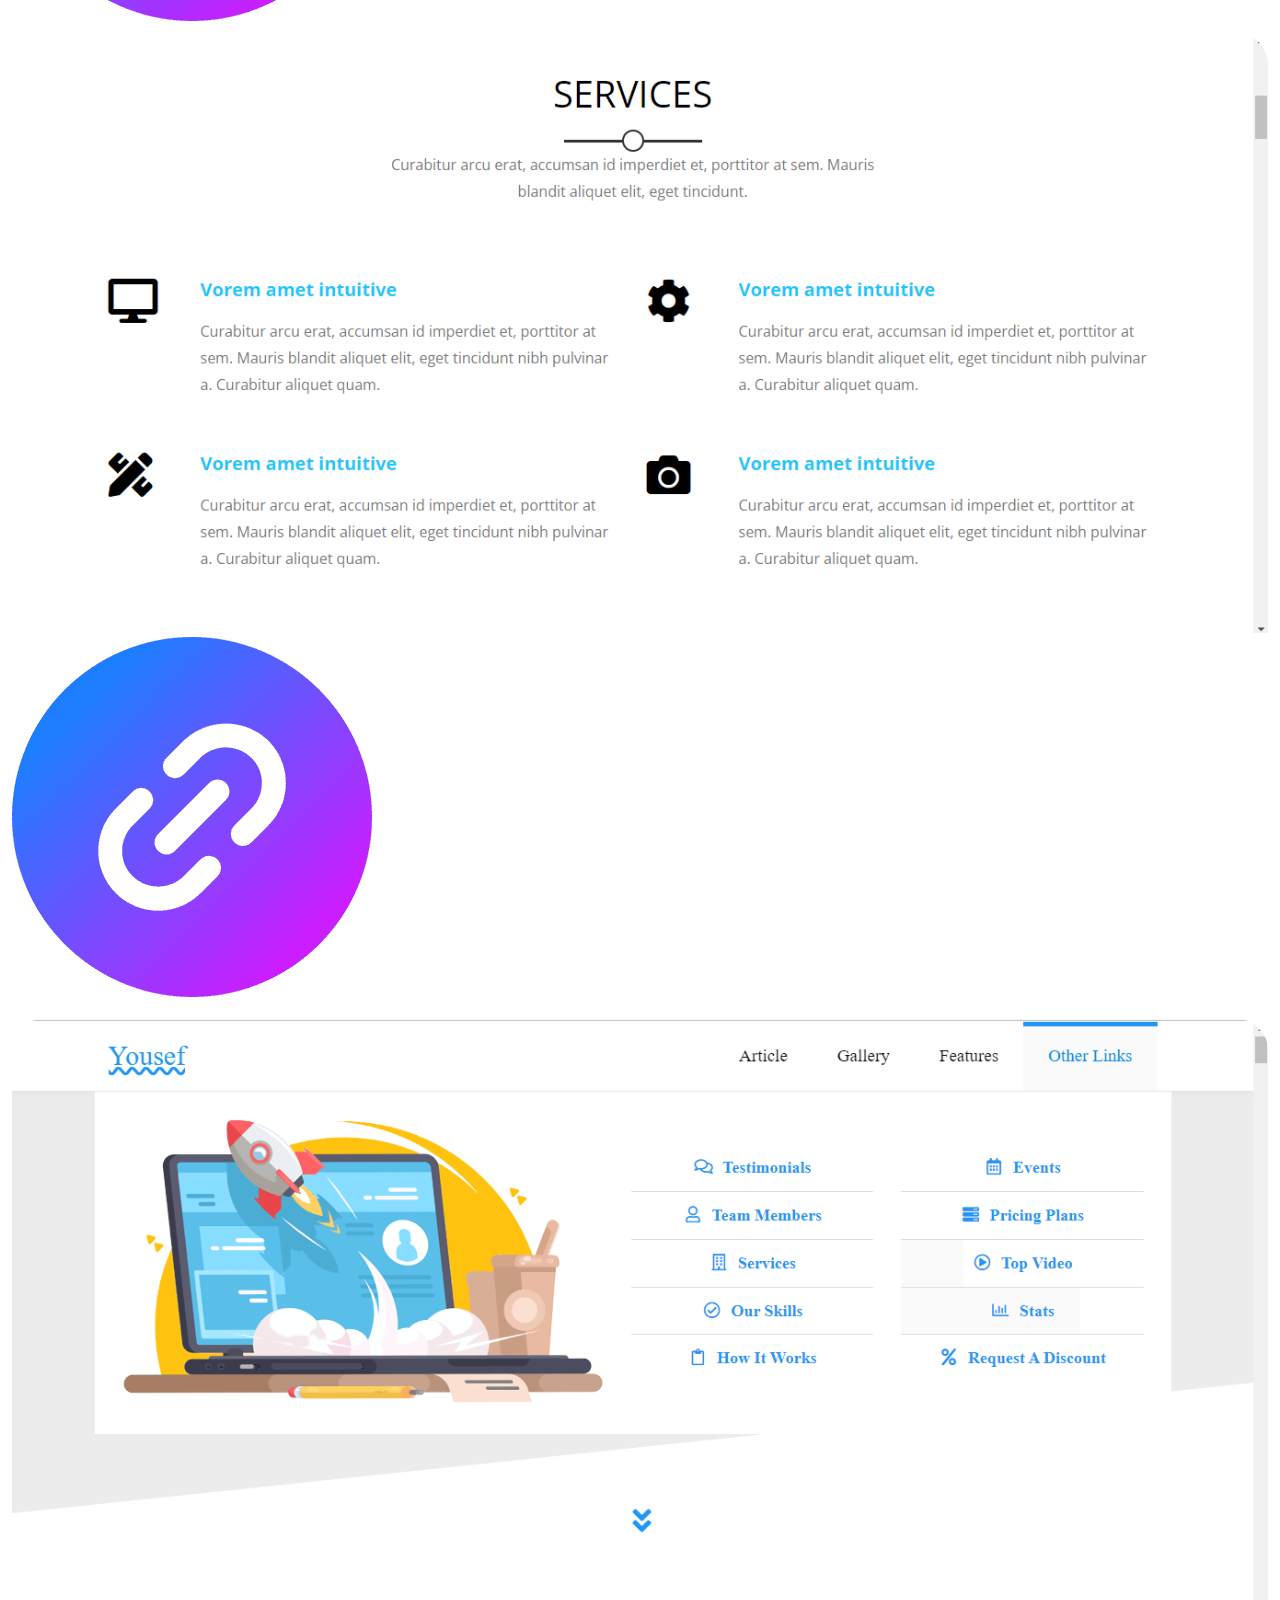
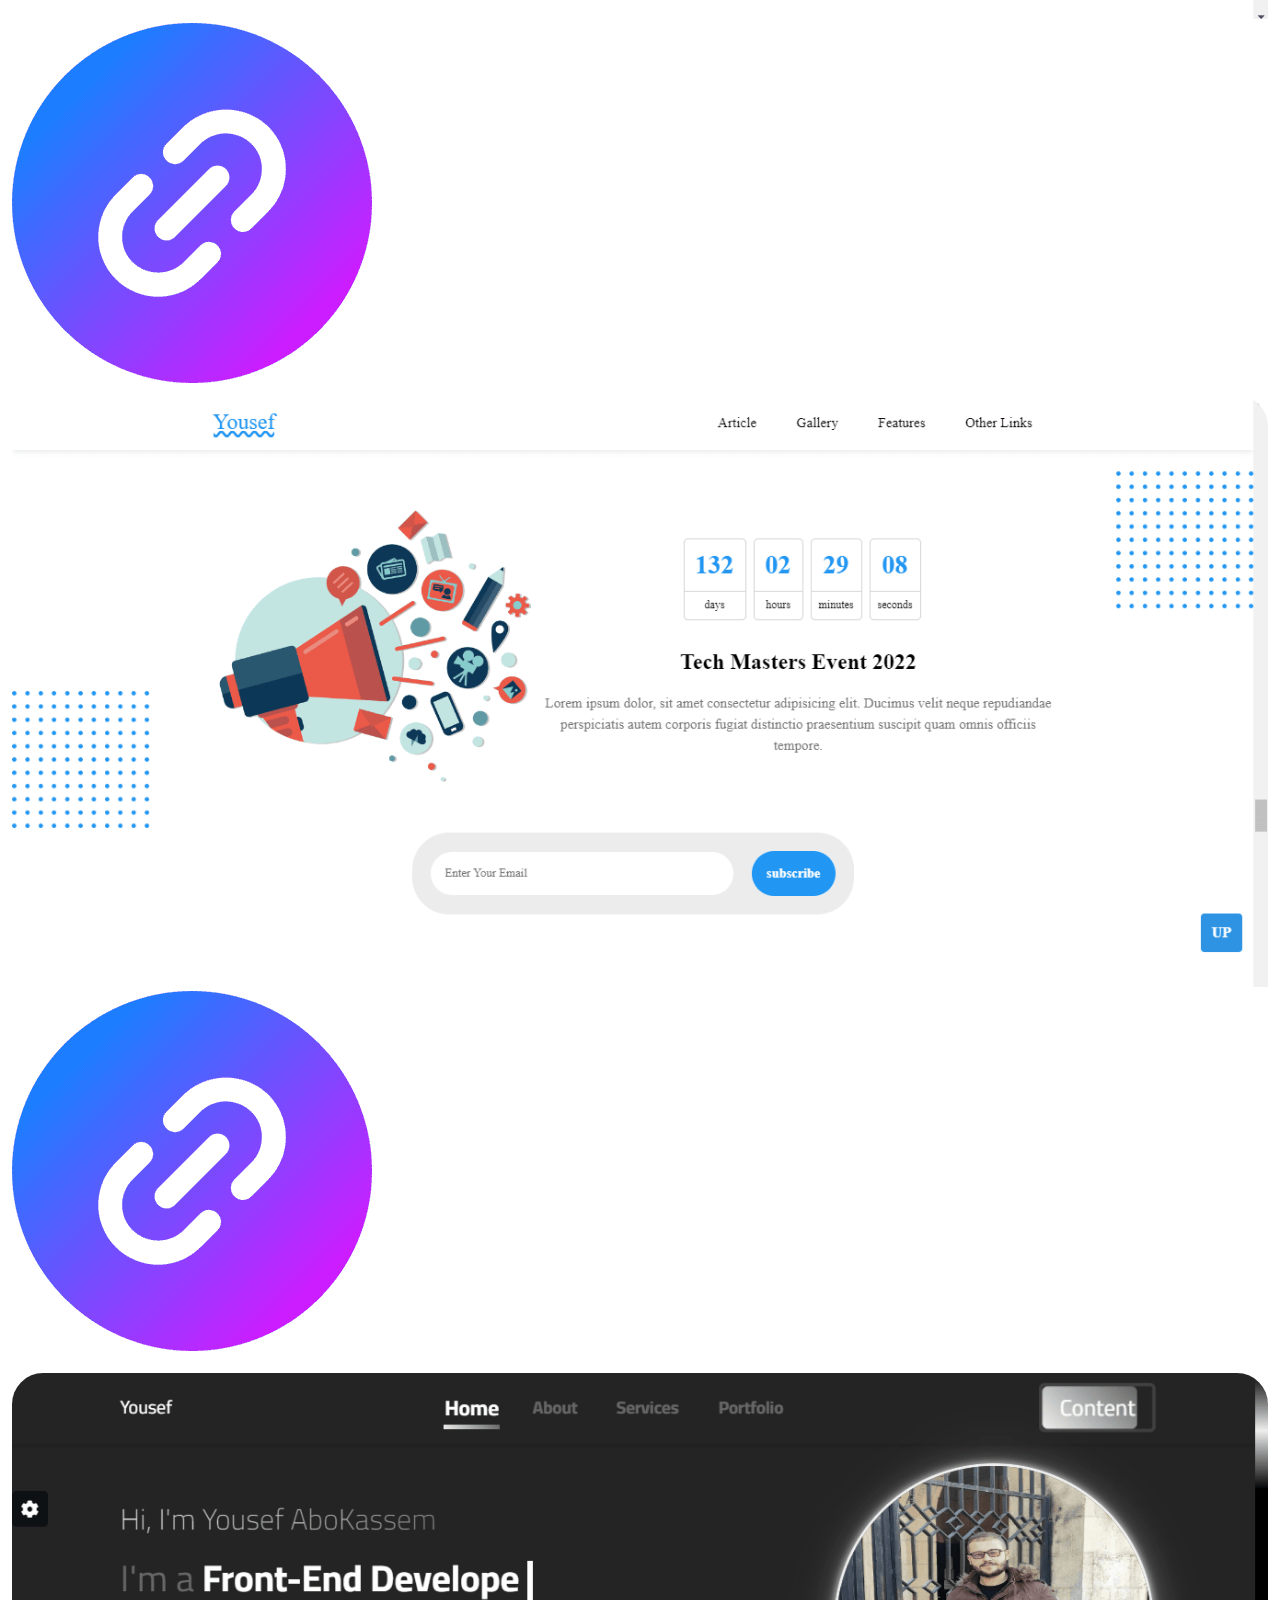
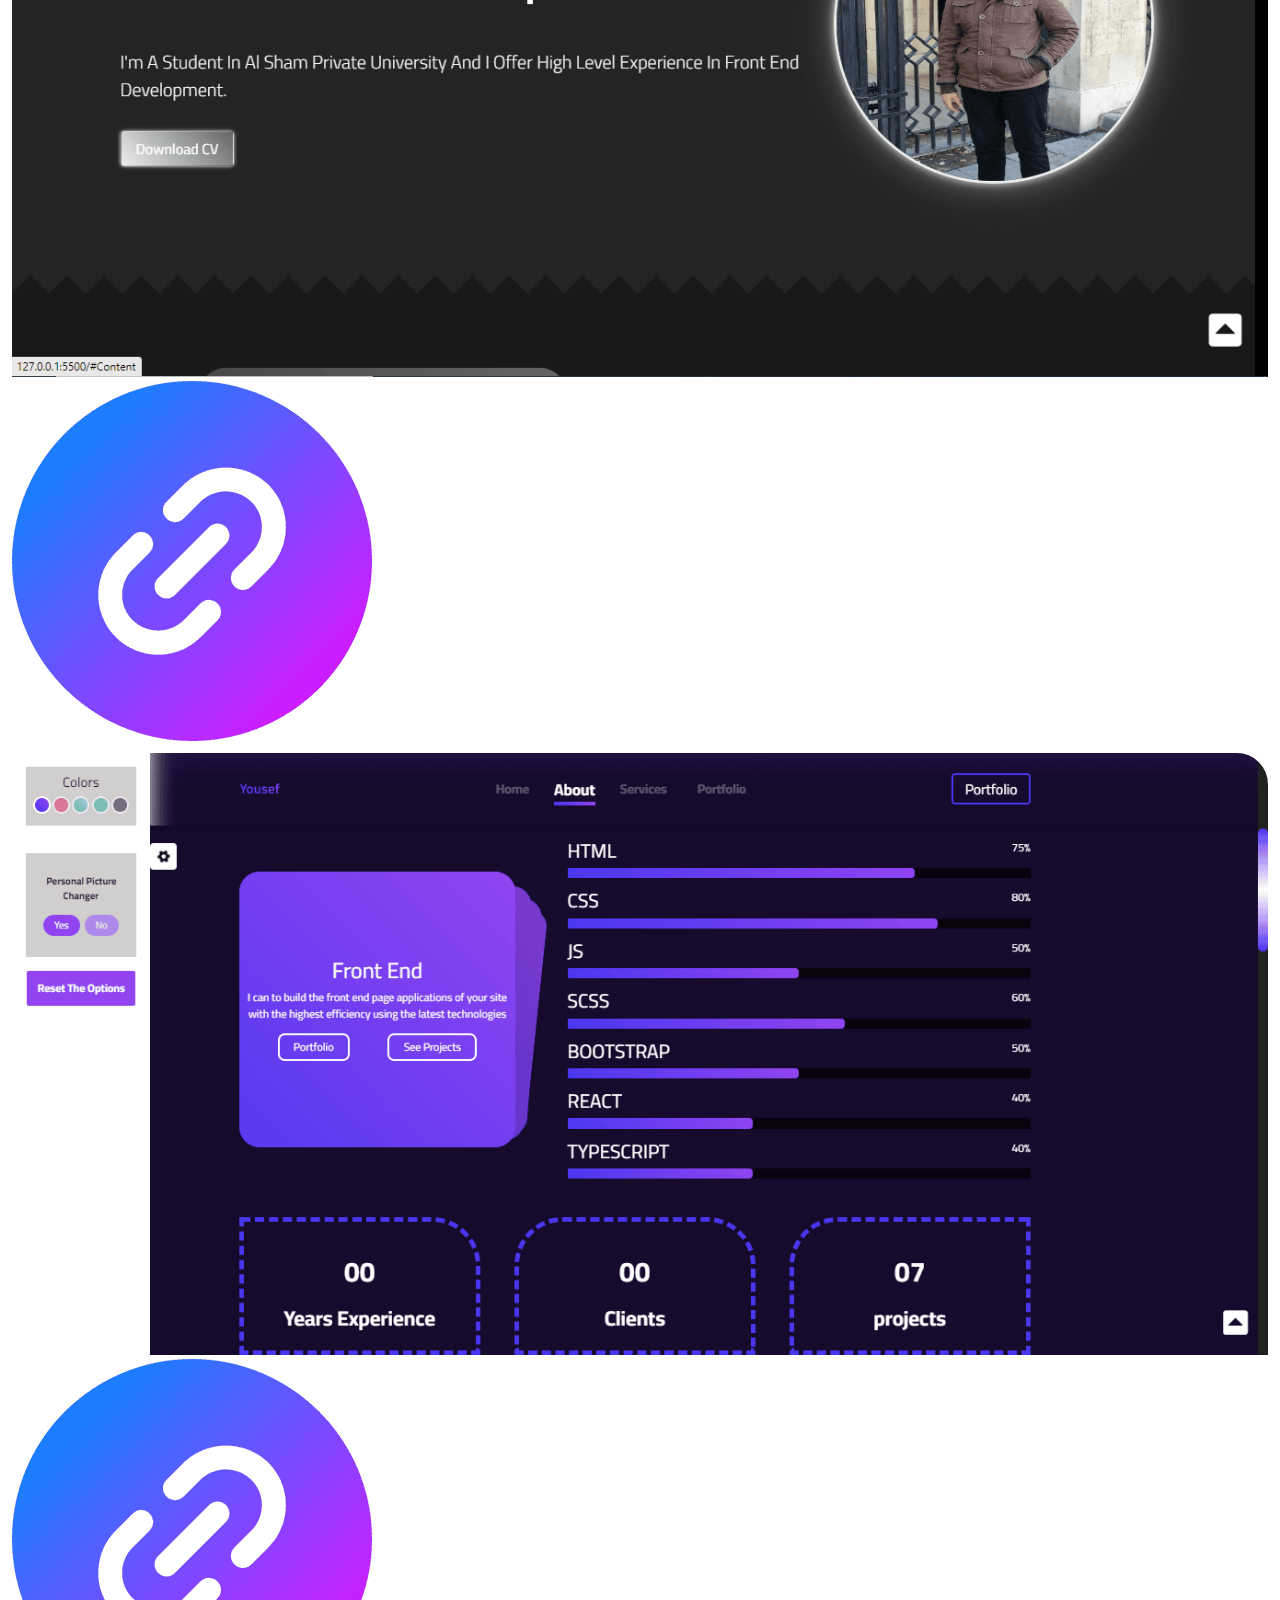
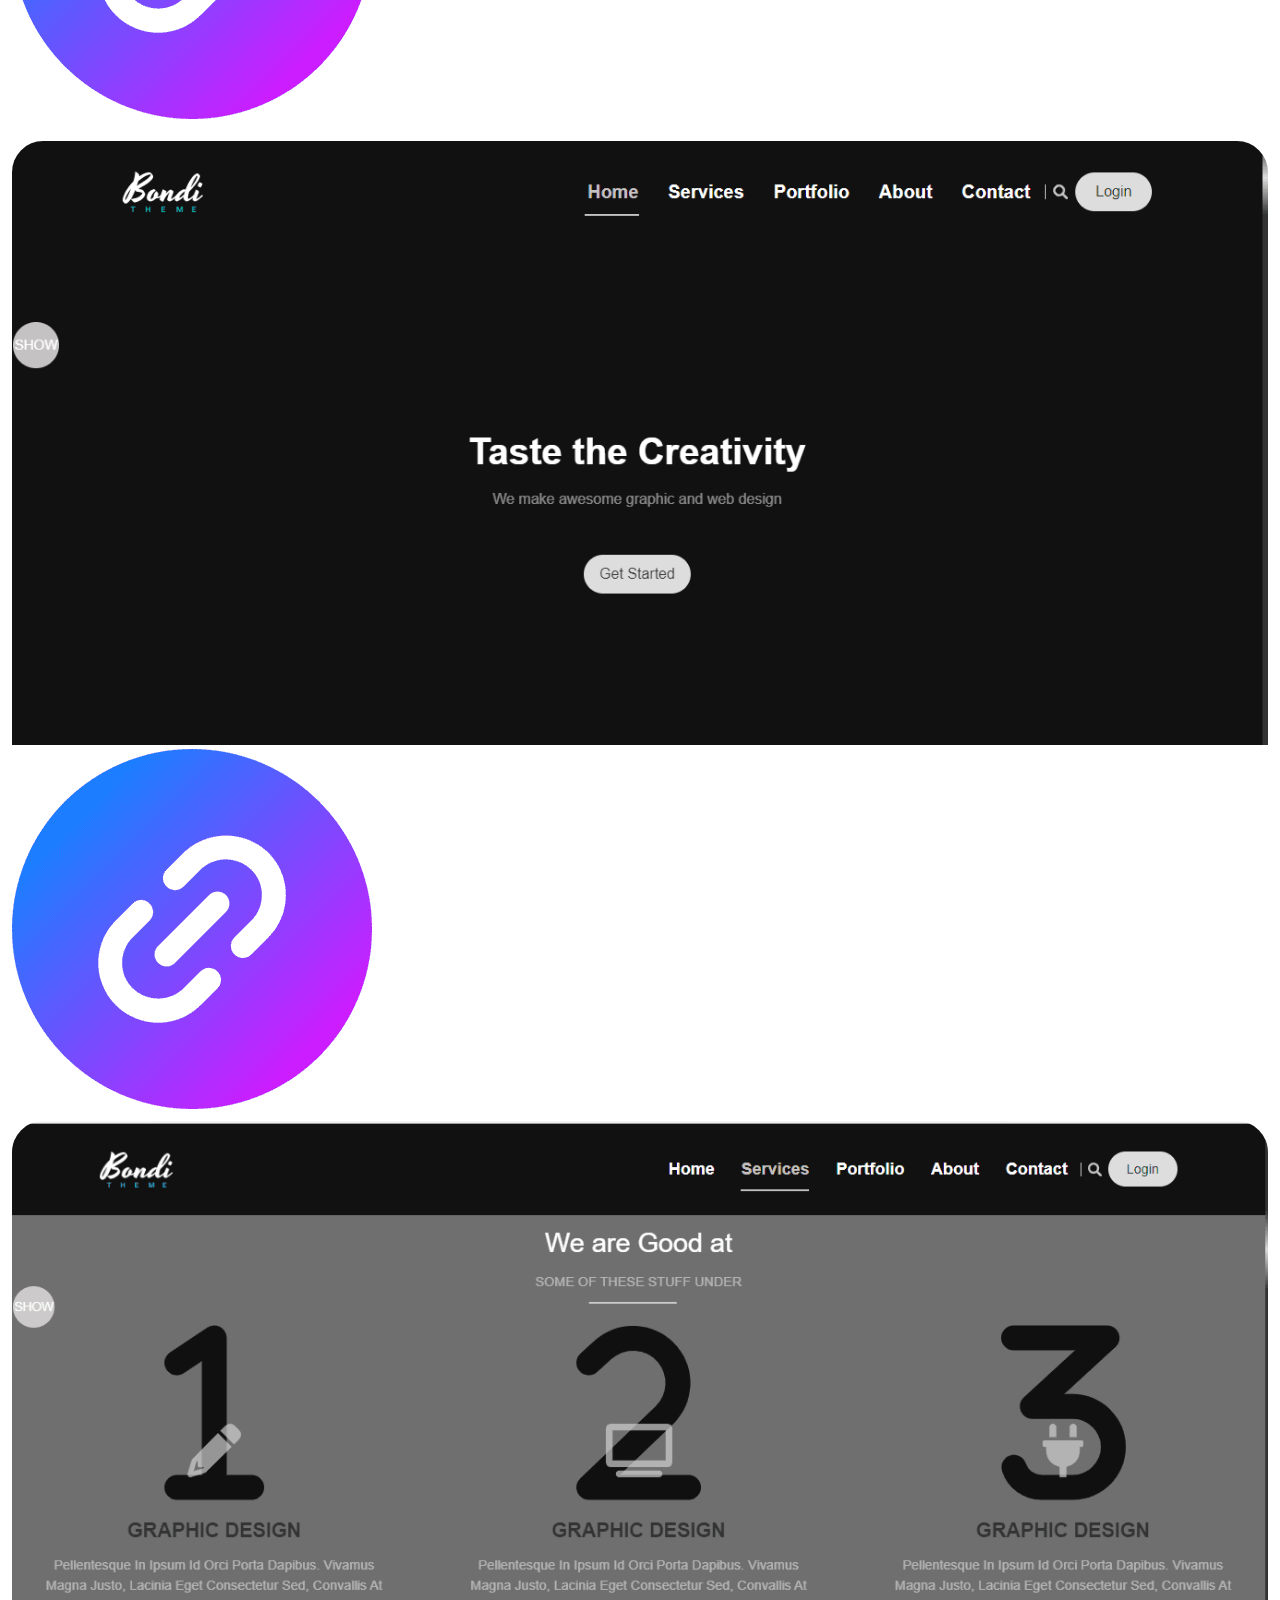
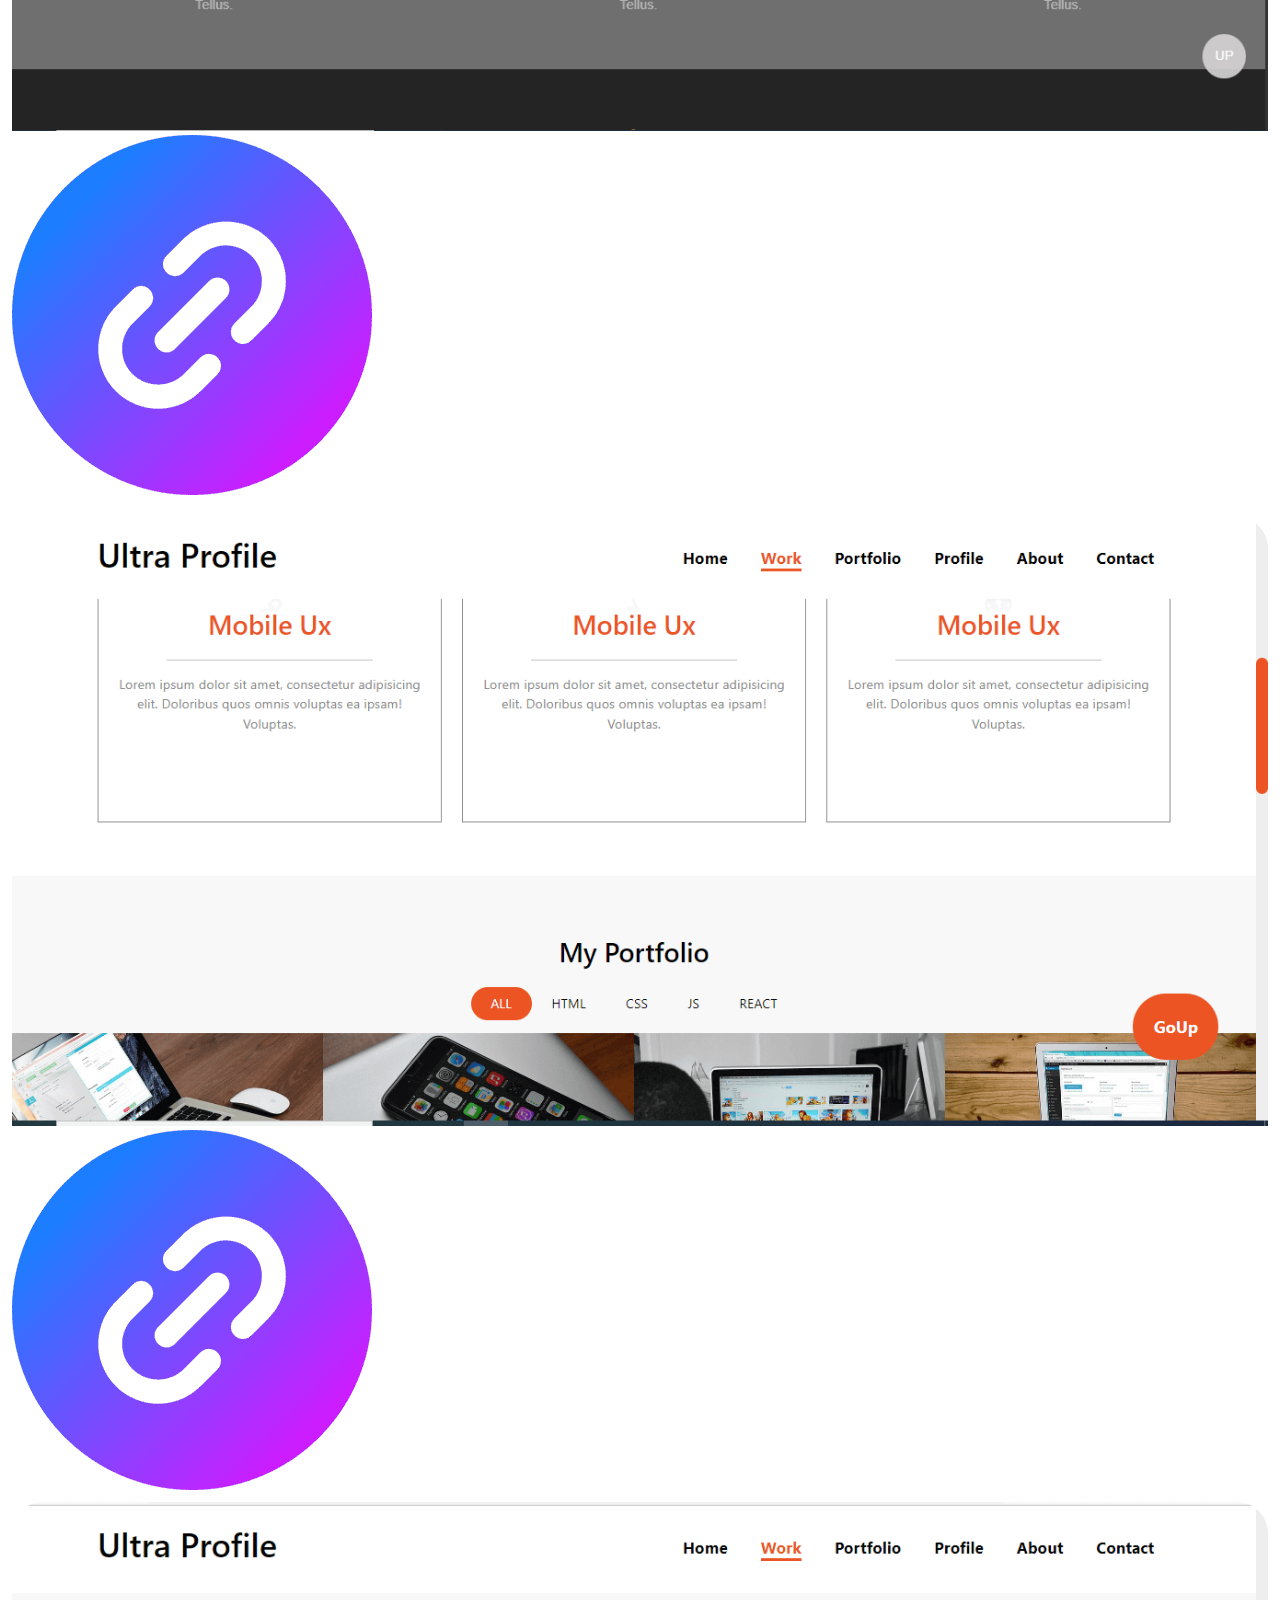
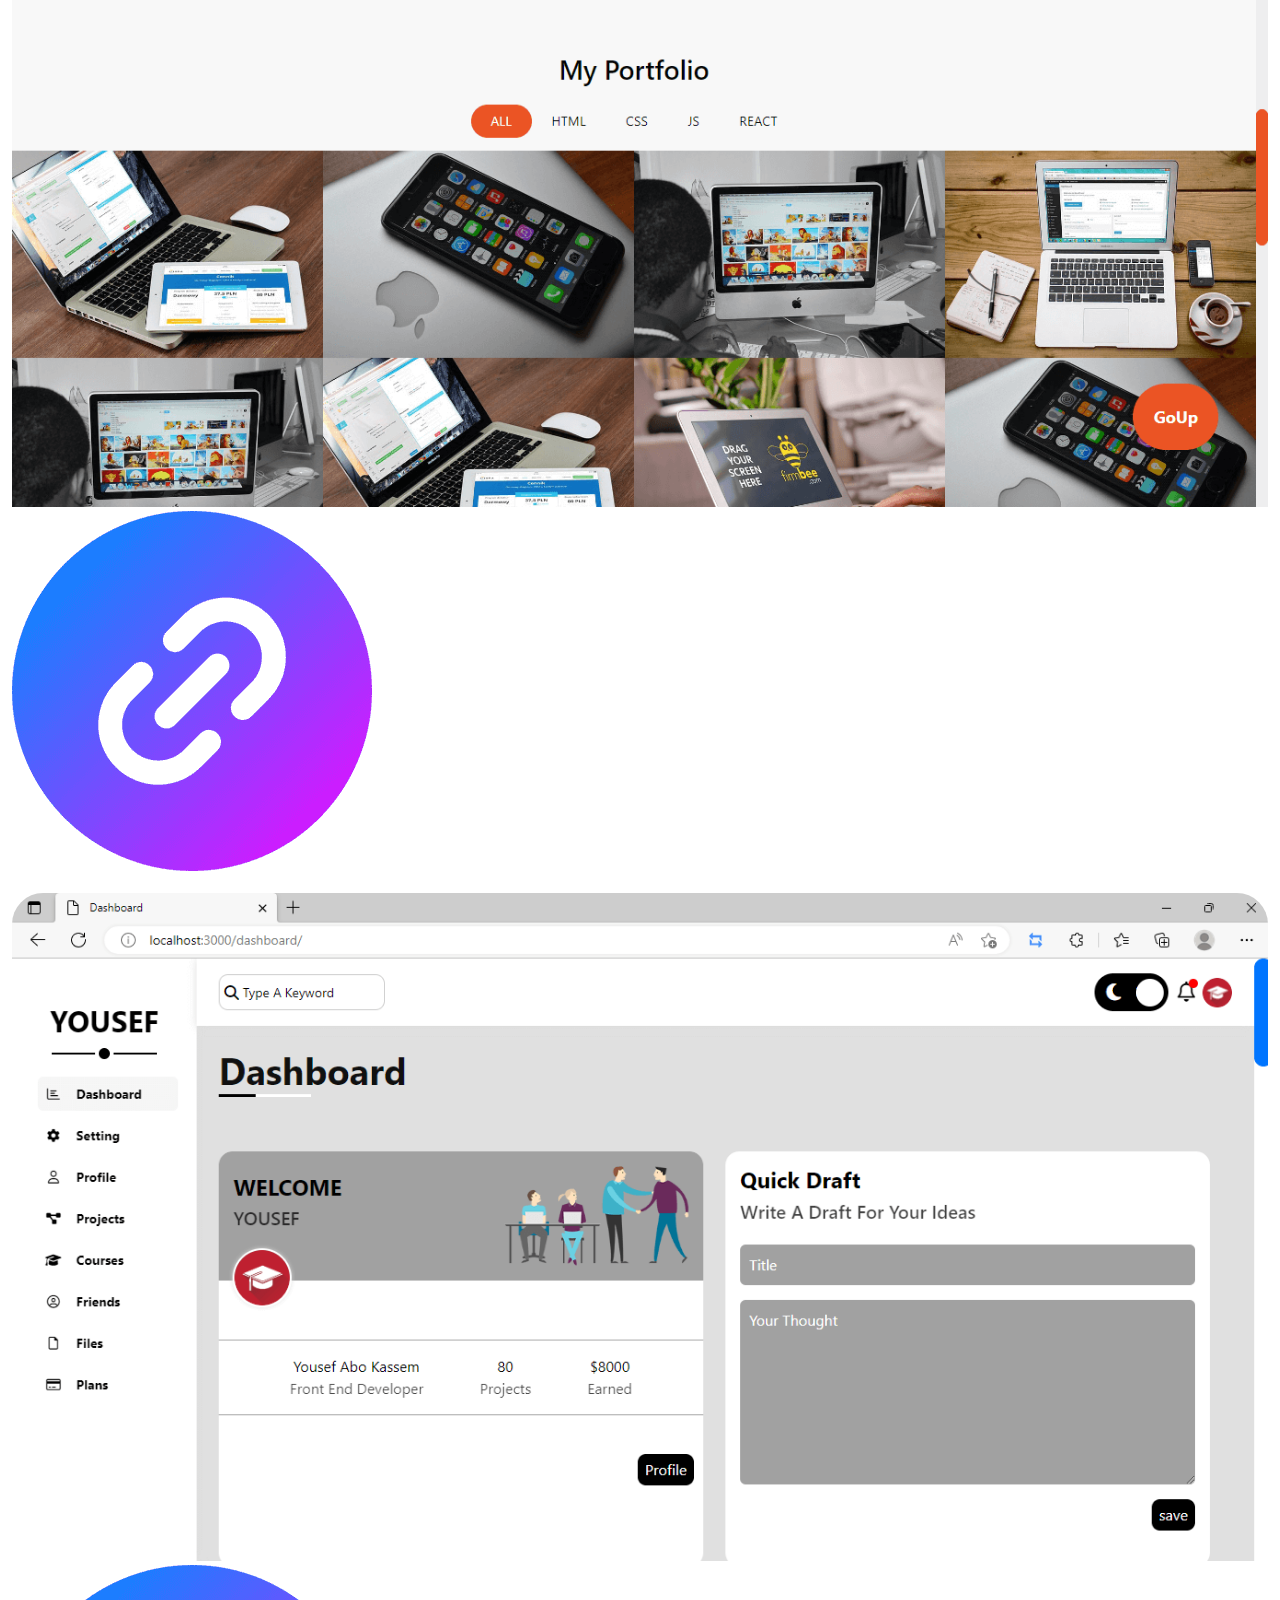
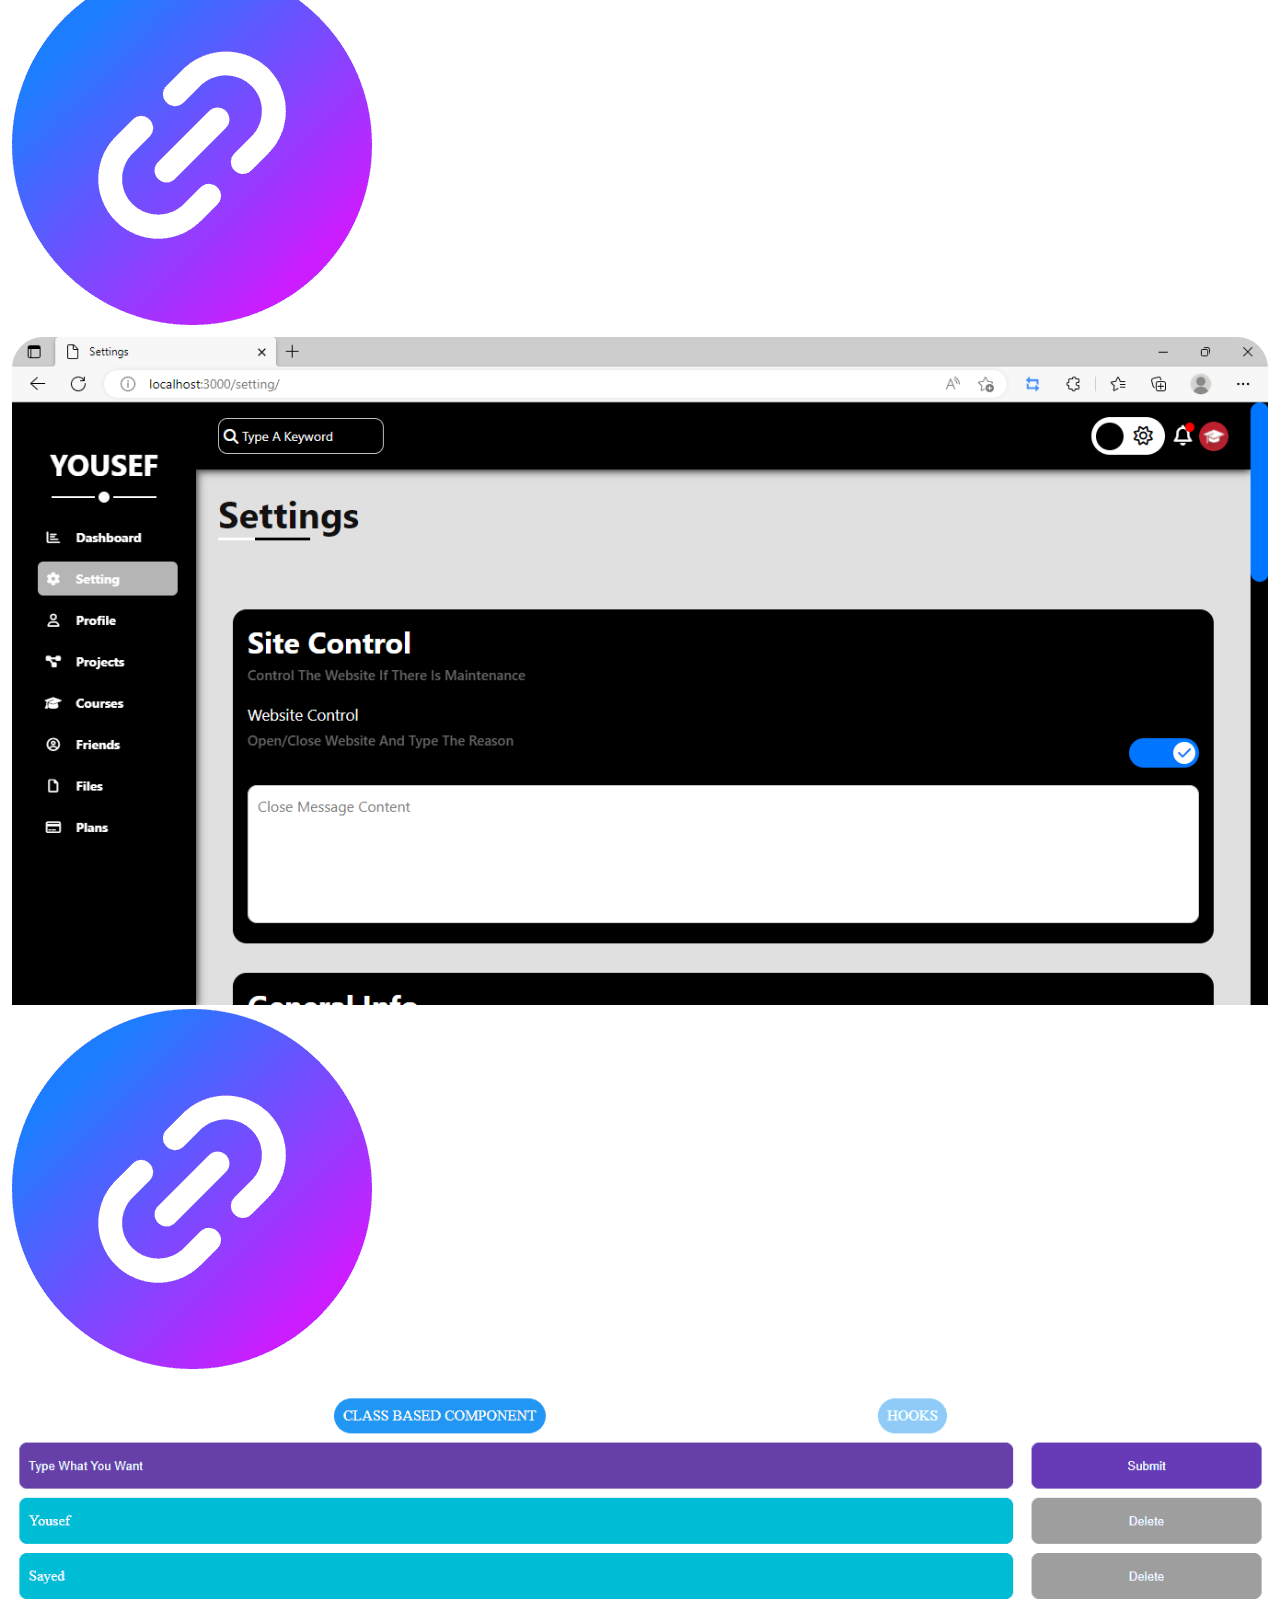
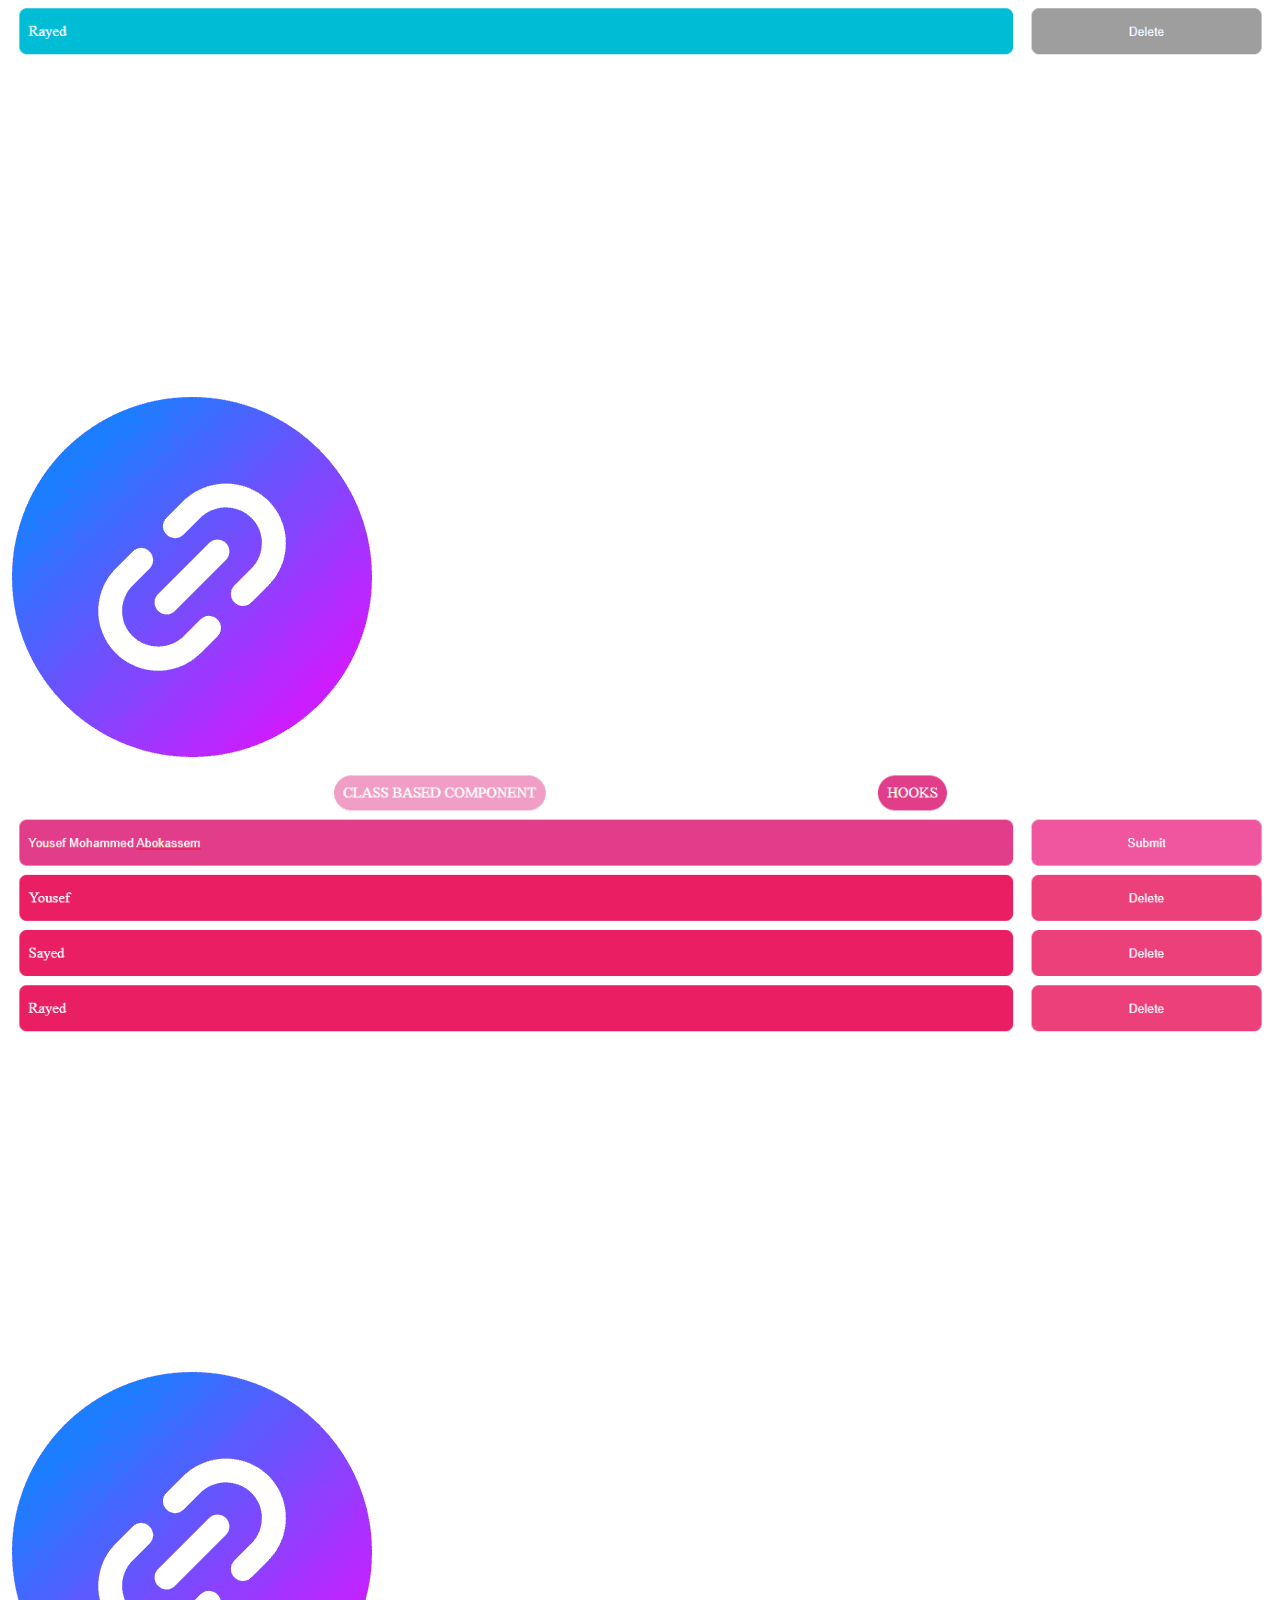
<file: a.html>
<!DOCTYPE html>
<html lang="en">
  <head>
    <meta charset="UTF-8" />
    <meta http-equiv="X-UA-Compatible" content="IE=edge" />
    <meta name="viewport" content="width=device-width, initial-scale=1.0" />
    <title>Document</title>
    <style>
      .portfolio {
        background-color: var(--section-color);
        overflow: hidden;
      }
      .portfolio ul li {
        padding: 0.5rem 1rem;
        transition: 0.3s;
        cursor: pointer;
        color: var(--theme-text);
        opacity: 0.9;
      }
      @media (max-width: 576px) {
        .portfolio ul li {
          padding: 0.5rem;
        }
      }
      .portfolio ul li.active {
        background-image: linear-gradient(
          45deg,
          var(--main-color),
          var(--second-color)
        );
        color: var(--text-color);
        border-radius: 50px;
      }
      .portfolio ul li.active:hover {
        color: var(--linkText-color);
      }
      .portfolio ul li:hover {
        color: var(--roundedLink-color);
      }
      @media (max-width: 500px) {
        .portfolio ul li {
          margin: 10px 0;
        }
      }
      @media (max-width: 500px) {
        .portfolio ul {
          flex-wrap: wrap;
        }
      }
      .portfolio .row > div {
        counter-increment: counter;
        margin: 10px 0px;
        transition: 0.8s;
        display: flex;
        justify-content: center;
        align-items: center;
      }
      .portfolio .row .image {
        border: 4px solid transparent;
        position: relative;
        overflow: hidden;
        border-radius: 2.2rem;
        box-shadow: 0px 0px 3px var(--roundedLink-color);
      }
      .portfolio .row .image img {
        max-width: 100%;
      }
      .portfolio .row .image::before {
        content: "template_" counter(counter);
        position: absolute;
        pointer-events: none;
        transition: 0.5s;
        left: -100px;
        width: 100px;
        height: 100px;
        border-radius: 50%;
        display: flex;
        justify-content: center;
        align-items: center;
        background: rgba(0, 0, 0, 0.3019607843);
      }
      .portfolio .row .image span {
        bottom: 29px;
        left: -64%;
        text-transform: capitalize;
        position: absolute;
        display: flex;
        justify-content: center;
        align-items: center;
        transition: 0.5s;
        padding: 0 2px 0 6px;
        color: #eee;
        background: rgba(0, 0, 0, 0.5215686275);
      }
      .portfolio .row .image span::after {
        content: "";
        position: absolute;
        width: 48px;
        height: 40px;
        border: 31px solid transparent;
        display: flex;
        justify-content: flex-end;
        align-items: center;
        transition: 0.5s;
        top: -77%;
        left: 100%;
        border-color: transparent transparent transparent
          rgba(0, 0, 0, 0.5215686275);
      }
      .portfolio .row .image:hover::before {
        left: 0px;
      }
      .portfolio .row .image:hover::after {
        left: 132px;
      }
      .portfolio .row .image:hover span {
        left: 15px;
      }
      @media (max-width: 767px) {
        .portfolio .row .image:hover .links .link img {
          margin-left: 20px;
        }
      }
      @media (max-width: 500px) {
        .portfolio .row .image:hover .links .link img {
          margin-left: 68px;
        }
      }

      .portfolio {
        background-color: var(--dark-bg);
      }
    </style>
  </head>
  <body>
    <div id="Portfolio" class="portfolio py-5 text-center">
      <div class="main-title fromTop mb-5">
        <h2 class="my-3 text-capitalize">my portfolio</h2>
        <p class="text-uppercase">I have built these</p>
      </div>
      <ul
        class="d-flex justify-content-center align-items-center flex-sm-row flex-column list-unstyled"
      >
        <li class="active" data-type=".all">All</li>
        <!--design-->
        <li class="" data-type=".html">html/css</li>
        <!--scss-->
        <li class="" data-type=".scss">SCSS/JS</li>
        <!--boot-->
        <li class="" data-type=".boot">JS/BOOTSTRAP/SCSS</li>
        <!-- react -->
        <li class="" data-type=".react">REACT</li>
        <!-- <li class="app">App</li> -->
      </ul>
      <div class="row mx-1 mb-4">
        <div class="col-md-6 mb-3 html all">
          <!-- <div class="image fromLeft">
            <img src="./img/link.png"  class="myLinkImg" alt="" />
          </div> -->
          <!--  -->
          <div class="swiper main-box mySwiper">
            <div class="swiper-wrapper">
              <!-- start -->
              <div class="swiper-slide main-box">
                <div class="Box glare">
                  <div class="image">
                    <img src="./img/template101.png" alt="" />
                    <span>visit the project</span>
                    <div class="links">
                      <a
                        class="link"
                        href=" https://yousefmohammedabokassem.github.io/trmplate-1-html-css/"
                        target="_blank"
                      >
                        <img src="./img/link.png" class="myLinkImg" alt=""
                      /></a>
                      <!-- note : if you change this image on next days make sure that you will call it img/link.(any(png or jpj)) because I used regular expression on this name  
                      take a look in javascript file search 
                      (regular expression for link )
                      -->
                    </div>
                  </div>
                </div>
              </div>
              <!--end-->
              <!-- start -->
              <div class="swiper-slide main-box">
                <div class="Box glare">
                  <div class="image">
                    <img src="./img/template102.png" alt="" />
                    <span>visit the project</span>
                    <div class="links">
                      <a
                        class="link"
                        href=" https://yousefmohammedabokassem.github.io/trmplate-1-html-css/"
                        target="_blank"
                        ><img src="./img/link.png" class="myLinkImg" alt=""
                      /></a>
                      <!-- note : if you change this image on next days make sure that you will call it img/link.(any(png or jpj)) because I used regular expression on this name  
                      take a look in javascript file search 
                      (regular expression for link )
                      -->
                    </div>
                  </div>
                </div>
              </div>
              <!--end-->
            </div>
          </div>
          <!--  -->
        </div>
        <!--  -->
        <div class="col-md-6 html all">
          <div class="swiper main-box mySwiper">
            <div class="swiper-wrapper">
              <!-- start -->
              <div class="swiper-slide main-box">
                <div class="Box glare">
                  <div class="image">
                    <img src="./img/template201.png" alt="" />
                    <span>visit the project</span>
                    <div class="links">
                      <a
                        class="link"
                        href="  https://yousefmohammedabokassem.github.io/temlate-2/"
                        target="_blank"
                        ><img src="./img/link.png" class="myLinkImg" alt=""
                      /></a>
                      <!-- note : if you change this image on next days make sure that you will call it img/link.(any(png or jpj)) because I used regular expression on this name  
                      take a look in javascript file search 
                      (regular expression for link )
                      -->
                    </div>
                  </div>
                </div>
              </div>
              <!--end-->
              <!-- start -->
              <div class="swiper-slide main-box">
                <div class="Box glare">
                  <div class="image">
                    <img src="./img/template202png.png" alt="" />
                    <span>visit the project</span>
                    <div class="links">
                      <a
                        class="link"
                        href="  https://yousefmohammedabokassem.github.io/temlate-2/"
                        target="_blank"
                        ><img src="./img/link.png" class="myLinkImg" alt=""
                      /></a>
                      <!-- note : if you change this image on next days make sure that you will call it img/link.(any(png or jpj)) because I used regular expression on this name  
                      take a look in javascript file search 
                      (regular expression for link )
                      -->
                    </div>
                  </div>
                </div>
              </div>
              <!--end-->
            </div>
          </div>
        </div>
        <!--2222  -->
        <div class="col-md-6 mb-3 scss all">
          <div class="swiper main-box mySwiper">
            <div class="swiper-wrapper">
              <!-- start -->
              <div class="swiper-slide main-box">
                <div class="Box glare">
                  <div class="image">
                    <img src="./img/template301.png" alt="" />
                    <span>visit the project</span>
                    <div class="links">
                      <a
                        class="link"
                        href="  https://yousefmohammedabokassem.github.io/template_3/"
                        target="_blank"
                        ><img src="./img/link.png" class="myLinkImg" alt=""
                      /></a>
                      <!-- note : if you change this image on next days make sure that you will call it img/link.(any(png or jpj)) because I used regular expression on this name  
                      take a look in javascript file search 
                      (regular expression for link )
                      -->
                    </div>
                  </div>
                </div>
              </div>
              <!--end-->
              <!-- start -->
              <!-- start -->
              <div class="swiper-slide main-box">
                <div class="Box glare">
                  <div class="image">
                    <img src="./img/template302.png" alt="" />
                    <span>visit the project</span>
                    <div class="links">
                      <a
                        class="link"
                        href="  https://yousefmohammedabokassem.github.io/template_3/"
                        target="_blank"
                        ><img src="./img/link.png" class="myLinkImg" alt=""
                      /></a>
                      <!-- note : if you change this image on next days make sure that you will call it img/link.(any(png or jpj)) because I used regular expression on this name  
                      take a look in javascript file search 
                      (regular expression for link )
                      -->
                    </div>
                  </div>
                </div>
              </div>
              <!--end-->
            </div>
          </div>
        </div>
        <!-- enddddddddddddd -->

        <div class="col-md-6 mb-3 boot scss all">
          <div class="swiper main-box mySwiper">
            <div class="swiper-wrapper">
              <!-- start -->
              <div class="swiper-slide main-box">
                <div class="Box glare">
                  <div class="image">
                    <img src="./img/template401.png" alt="" />
                    <span>visit the project</span>
                    <div class="links">
                      <a
                        class="link"
                        href="   https://yousefmohammedabokassem.github.io/Template_4/ "
                        target="_blank"
                        ><img src="./img/link.png" class="myLinkImg" alt=""
                      /></a>
                      <!-- note : if you change this image on next days make sure that you will call it img/link.(any(png or jpj)) because I used regular expression on this name  
                      take a look in javascript file search 
                      (regular expression for link )
                      -->
                    </div>
                  </div>
                </div>
              </div>
              <!--end-->
              <!-- start -->
              <div class="swiper-slide main-box">
                <div class="Box glare">
                  <div class="image">
                    <img src="./img/template402.png" alt="" />
                    <span>visit the project</span>
                    <div class="links">
                      <a
                        class="link"
                        href="   https://yousefmohammedabokassem.github.io/Template_4/ "
                        target="_blank"
                        ><img src="./img/link.png" class="myLinkImg" alt=""
                      /></a>
                      <!-- note : if you change this image on next days make sure that you will call it img/link.(any(png or jpj)) because I used regular expression on this name  
                      take a look in javascript file search 
                      (regular expression for link )
                      -->
                    </div>
                  </div>
                </div>
              </div>
              <!--end-->
            </div>
          </div>
        </div>

        <!-- -->
        <!--  -->
        <div class="col-md-6 boot scss all">
          <div class="swiper main-box mySwiper">
            <div class="swiper-wrapper">
              <!-- start -->

              <div class="swiper-slide main-box">
                <div class="Box glare">
                  <div class="image">
                    <img src="./img/template501.png" alt="" />
                    <span>visit the project</span>
                    <div class="links">
                      <a
                        class="link"
                        href="   https://yousefmohammedabokassem.github.io/Bootstrap_Design_1/"
                        target="_blank"
                        ><img src="./img/link.png" class="myLinkImg" alt=""
                      /></a>
                      <!-- note : if you change this image on next days make sure that you will call it img/link.(any(png or jpj)) because I used regular expression on this name  
                      take a look in javascript file search 
                      (regular expression for link )
                      -->
                    </div>
                  </div>
                </div>
              </div>

              <!--end-->
              <!-- start -->
              <div class="swiper-slide main-box">
                <div class="Box glare">
                  <div class="image">
                    <img src="./img/template502.png" alt="" />
                    <span>visit the project</span>
                    <div class="links">
                      <a
                        class="link"
                        href="   https://yousefmohammedabokassem.github.io/Bootstrap_Design_1/"
                        target="_blank"
                        ><img src="./img/link.png" class="myLinkImg" alt=""
                      /></a>
                      <!-- note : if you change this image on next days make sure that you will call it img/link.(any(png or jpj)) because I used regular expression on this name  
                      take a look in javascript file search 
                      (regular expression for link )
                      -->
                    </div>
                  </div>
                </div>
              </div>
              <!--end-->
            </div>
          </div>
        </div>
        <!-- effect:card effect -->
        <div class="col-md-6 react all">
          <div class="swiper main-box mySwiper">
            <div class="swiper-wrapper">
              <!-- start -->
              <div class="swiper-slide main-box">
                <div class="Box BoxCub glare">
                  <div class="image">
                    <img src="./img/template701.png" alt="" />
                    <span>visit the project</span>
                    <div class="links">
                      <a
                        class="link"
                        href="   https://yousefmohammedabokassem.github.io/Template-7/"
                        target="_blank"
                        ><img src="./img/link.png" class="myLinkImg" alt=""
                      /></a>
                      <!-- note : if you change this image on next days make sure that you will call it img/link.(any(png or jpj)) because I used regular expression on this name  
                      take a look in javascript file search 
                      (regular expression for link )
                      -->
                    </div>
                  </div>
                </div>
              </div>

              <!--end-->
              <!-- start -->
              <div class="swiper-slide main-box">
                <div class="Box glare">
                  <div class="image">
                    <img src="./img/template702.png" alt="" />
                    <span>visit the project</span>
                    <div class="links">
                      <a
                        class="link"
                        href="   https://yousefmohammedabokassem.github.io/Template-7/"
                        target="_blank"
                        ><img src="./img/link.png" class="myLinkImg" alt=""
                      /></a>
                      <!-- note : if you change this image on next days make sure that you will call it img/link.(any(png or jpj)) because I used regular expression on this name  
                      take a look in javascript file search 
                      (regular expression for link )
                      -->
                    </div>
                  </div>
                </div>
              </div>
              <!--end-->
            </div>
          </div>
        </div>
        <!-- effect:card effect -->
        <!-- effect:card effect -->
        <div class="col-md-6 react all">
          <div class="swiper main-box mySwiper">
            <div class="swiper-wrapper">
              <!-- start -->
              <div class="swiper-slide main-box">
                <div class="Box BoxCub glare">
                  <div class="image">
                    <img src="./img/template801.png" alt="" />
                    <span>visit the project</span>
                    <div class="links">
                      <a
                        class="link"
                        href="https://yousefmohammedabokassem.github.io/dashboard/"
                        target="_blank"
                        ><img src="./img/link.png" class="myLinkImg" alt=""
                      /></a>
                      <!-- note : if you change this image on next days make sure that you will call it img/link.(any(png or jpj)) because I used regular expression on this name  
                      take a look in javascript file search 
                      (regular expression for link )
                      -->
                    </div>
                  </div>
                </div>
              </div>

              <!--end-->
              <!-- start -->
              <div class="swiper-slide main-box">
                <div class="Box glare">
                  <div class="image">
                    <img src="./img/template802.png" alt="" />
                    <span>visit the project</span>
                    <div class="links">
                      <a
                        class="link"
                        href="https://yousefmohammedabokassem.github.io/dashboard/"
                        target="_blank"
                        ><img src="./img/link.png" class="myLinkImg" alt=""
                      /></a>
                      <!-- note : if you change this image on next days make sure that you will call it img/link.(any(png or jpj)) because I used regular expression on this name  
                      take a look in javascript file search 
                      (regular expression for link )
                      -->
                    </div>
                  </div>
                </div>
              </div>
              <!--end-->
              <!-- start -->

              <!--end-->
            </div>
          </div>
        </div>
        <!-- effect:card effect -->
        <!-- cube -->
        <div class="col-md-6 react all">
          <div class="swiper main-box myCube">
            <div class="swiper-wrapper">
              <!-- start -->
              <div class="swiper-slide main-box">
                <div class="Box BoxCub glare">
                  <div class="image">
                    <img src="./img/template601.png" alt="" />
                    <span>visit the project</span>
                    <div class="links">
                      <a
                        class="link"
                        href="   https://yousefmohammedabokassem.github.io/todo/"
                        target="_blank"
                        ><img src="./img/link.png" class="myLinkImg" alt=""
                      /></a>
                      <!-- note : if you change this image on next days make sure that you will call it img/link.(any(png or jpj)) because I used regular expression on this name  
                      take a look in javascript file search 
                      (regular expression for link )
                      -->
                    </div>
                  </div>
                </div>
              </div>
              <!--end-->
              <!-- start -->
              <div class="swiper-slide main-box">
                <div class="Box glare">
                  <div class="image">
                    <img src="./img/template602.png" alt="" />
                    <span>visit the project</span>
                    <div class="links">
                      <a
                        class="link"
                        href="   https://yousefmohammedabokassem.github.io/todo/"
                        target="_blank"
                        ><img src="./img/link.png" class="myLinkImg" alt=""
                      /></a>
                      <!-- note : if you change this image on next days make sure that you will call it img/link.(any(png or jpj)) because I used regular expression on this name  
                      take a look in javascript file search 
                      (regular expression for link )
                      -->
                    </div>
                  </div>
                </div>
              </div>
              <!--end-->
            </div>
          </div>
        </div>
        <!-- cube -->
      </div>
    </div>
    <script>
      const lis = document.querySelectorAll(".portfolio ul li"),
        images = document.querySelectorAll(".portfolio .all"),
        imgs = document.querySelectorAll(".portfolio .all img"),
        portfolio = document.getElementById("Portfolio");
      // scroll
      window.addEventListener("scroll", () => {
        if (
          window.scrollY >= services.offsetTop - 300 &&
          window.scrollY < portfolio.offsetTop - 300
        ) {
          let Hover = document.querySelector(".Hover");
          Hover.style.cssText = "left: 194px; width: 83px; ";
          //
          let myLinks = document.querySelectorAll(
            "#navbarSupportedContent ul li a"
          );
          myLinks.forEach((a) => {
            a.classList.remove("links");
          });
          myLinks[2].classList.add("links");
        }
      });
      // scroll
      lis.forEach((li) => {
        li.addEventListener("click", (element) => {
          lis.forEach((li) => {
            li.classList.remove("active");
          });
          element.target.classList.add("active");
          images.forEach((image) => {
            image.style.cssText = "opacity:0; width: 0;padding: 0px;";
            // this part for make it display none after finish the line in top  0.5s is the time for animation that I have put it in scss file in this section ( . portfolio > .row div )
            setTimeout(() => {
              image.style.display = "none";
            }, 0.8 * 1000);
          });

          document
            .querySelectorAll(element.target.dataset.type)
            .forEach((el) => {
              // 0s here for don't do fist setTime in the top after this if the browser did this before because of the time
              setTimeout(() => {
                el.style.cssText = "opacity:1; ";
                el.style.display = "flex";
              }, 0.8 * 1000);
            });
        });
      });
    </script>
  </body>
</html>
</file>
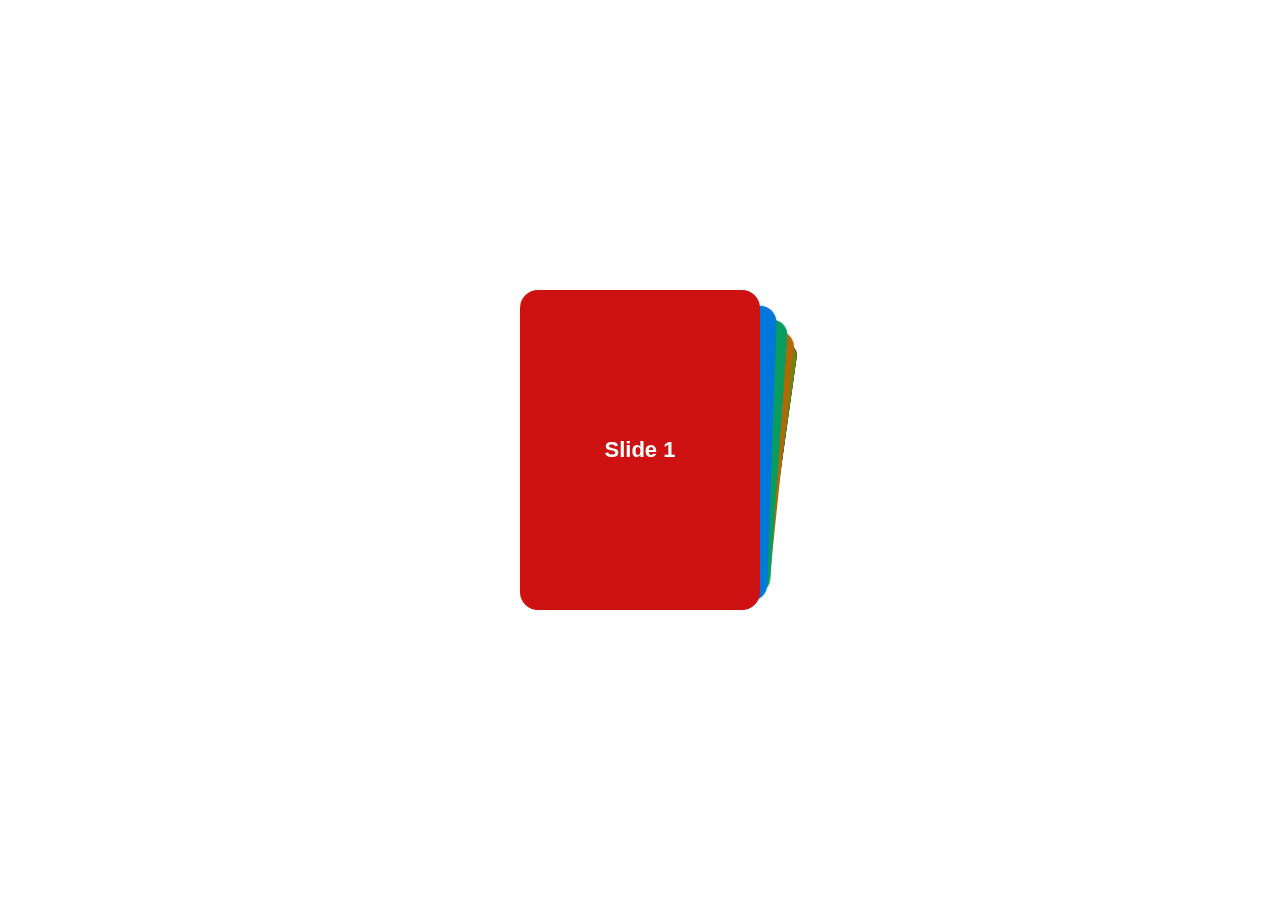
<file: index2.html>
<!DOCTYPE html>
<html lang="en">
  <head>
    <meta charset="utf-8" />
    <title>Swiper demo</title>
    <meta
      name="viewport"
      content="width=device-width, initial-scale=1, minimum-scale=1, maximum-scale=1"
    />
    <!-- Link Swiper's CSS -->
    <link rel="stylesheet" href="./css/swiper.css" />

    <!-- Demo styles -->
    <style>
      html,
      body {
        position: relative;
        height: 100%;
      }

      body {
        background: #eee;
        font-family: Helvetica Neue, Helvetica, Arial, sans-serif;
        font-size: 14px;
        color: #000;
        margin: 0;
        padding: 0;
      }

      body {
        background: #fff;
        font-family: Helvetica Neue, Helvetica, Arial, sans-serif;
        font-size: 14px;
        color: #000;
        margin: 0;
        padding: 0;
      }

      html,
      body {
        position: relative;
        height: 100%;
      }

      body {
        display: flex;
        justify-content: center;
        align-items: center;
      }

      .swiper {
        width: 240px;
        height: 320px;
      }

      .swiper-slide {
        display: flex;
        align-items: center;
        justify-content: center;
        border-radius: 18px;
        font-size: 22px;
        font-weight: bold;
        color: #fff;
      }

      .swiper-slide:nth-child(1n) {
        background-color: rgb(206, 17, 17);
      }

      .swiper-slide:nth-child(2n) {
        background-color: rgb(0, 140, 255);
      }

      .swiper-slide:nth-child(3n) {
        background-color: rgb(10, 184, 111);
      }

      .swiper-slide:nth-child(4n) {
        background-color: rgb(211, 122, 7);
      }

      .swiper-slide:nth-child(5n) {
        background-color: rgb(118, 163, 12);
      }

      .swiper-slide:nth-child(6n) {
        background-color: rgb(180, 10, 47);
      }

      .swiper-slide:nth-child(7n) {
        background-color: rgb(35, 99, 19);
      }

      .swiper-slide:nth-child(8n) {
        background-color: rgb(0, 68, 255);
      }

      .swiper-slide:nth-child(9n) {
        background-color: rgb(218, 12, 218);
      }

      .swiper-slide:nth-child(10n) {
        background-color: rgb(54, 94, 77);
      }
    </style>
  </head>

  <body>
    <!-- Swiper -->

    <div class="swiper mySwiper">
      <div class="swiper-wrapper">
        <div class="swiper-slide">Slide 1</div>
        <div class="swiper-slide">Slide 2</div>
        <div class="swiper-slide">Slide 3</div>
        <div class="swiper-slide">Slide 4</div>
        <div class="swiper-slide">Slide 5</div>
        <div class="swiper-slide">Slide 6</div>
        <div class="swiper-slide">Slide 7</div>
        <div class="swiper-slide">Slide 8</div>
        <div class="swiper-slide">Slide 9</div>
      </div>
    </div>

    <!-- Swiper JS -->
    <script src="https://unpkg.com/swiper/swiper-bundle.min.js"></script>

    <!-- Initialize Swiper -->
    <script>
      var swiper = new Swiper(".mySwiper", {
        effect: "cards",
        grabCursor: true,
      });
    </script>
  </body>
</html>
</file>
<file: css/index.css>
:root {
  --main-color: #4937f0;
  --second-color: #9244f0;
  --spin-color: #111;
  --spinBackground-color: #fff;
  --text-color: #fff;
  --dark-bg: #160a2d;
  --light-bg: #211141;
  --grad2-clr-left: #eeb378;
  --grad2-clr-right: #b35ed3;
  --white: #ffffff;
  --purple-star: #a141f2;
  --orange-star: #f67f03;
  --main-transition: 0.5s;
  --padding-top: 100px;
  color: #0ba360;
  background-color: rgb(47, 84, 47);
  background-color: rgba(166, 193, 166, 0.88);
  color: #3cba92;
}

body {
  font-family: "Cairo", sans-serif;
  overflow-x: hidden;
  overflow-y: hidden;
  position: relative;
}

.fromLeft,
.fromRight,
.fromTop,
.fromBottom {
  position: relative;
  transition: 0.5s;
}

.hoverPosition::before {
  content: "";
  position: absolute;
  width: 0%;
  height: 0%;
  border-radius: 50%;
  transform: translate(-50%, -50%);
  top: var(--y);
  left: var(--x);
  z-index: -1;
  transition: width 1s, height 1s;
  background-color: var(--second-color);
}
.hoverPosition:hover::before {
  height: 700px;
  width: 700px;
}

.bt {
  background-image: linear-gradient(45deg, var(--main-color), var(--second-color));
  background-clip: text;
  -moz-background-clip: text;
  -o-background-clip: text;
  -webkit-background-clip: text;
  -webkit-text-fill-color: transparent;
  font-weight: bold;
}
.bt:hover {
  color: var(--text-color);
}

.link {
  position: absolute;
  width: 50px;
  margin-bottom: 81px;
}
.link img {
  max-width: 100%;
  width: 100%;
  transition: 0.5s;
}

.popupForOs {
  width: 300px;
  border-radius: 10px;
  height: 150px;
  background-color: black;
  color: white;
  position: fixed;
  right: -320px;
  top: 30px;
  font-weight: bold;
  display: grid;
  place-items: center;
  font-size: 1.3rem;
  padding: 10px;
  z-index: 10000000000;
  background-image: linear-gradient(45deg, var(--main-color), var(--second-color));
}
@media (max-width: 350px) {
  .popupForOs {
    width: 200px;
  }
}

.popupForOnOffLine {
  position: fixed;
  width: 300px;
  border-radius: 10px;
  height: auto;
  background-color: black;
  color: white;
  right: 0px;
  opacity: 0;
  top: -200px;
  text-align: center;
  display: grid;
  place-items: center;
  font-size: 30px;
  font-weight: 100;
  text-transform: capitalize;
  padding: 10px;
  z-index: 1000000000;
  background-image: linear-gradient(45deg, var(--main-color), var(--second-color));
}
@media (max-width: 350px) {
  .popupForOnOffLine {
    width: 250px;
  }
}
.popupForOnOffLine div.on,
.popupForOnOffLine div.off {
  border: 2px solid;
  border-radius: 50%;
  width: 35px;
  height: 35px;
  position: relative;
}
.popupForOnOffLine div.on::before,
.popupForOnOffLine div.off::before {
  content: ":";
  position: absolute;
  font-weight: 500;
}
.popupForOnOffLine div.on {
  border-color: transparent transparent transparent #fff;
  transform: translateX(14px);
  -webkit-transform: translateX(14px);
  -moz-transform: translateX(14px);
  -ms-transform: translateX(14px);
  -o-transform: translateX(14px);
}
.popupForOnOffLine div.on::before {
  left: 9px;
  top: -10px;
}
.popupForOnOffLine div.off {
  border-color: transparent #fff transparent transparent;
  transform: translateX(-25px);
  -webkit-transform: translateX(-25px);
  -moz-transform: translateX(-25px);
  -ms-transform: translateX(-25px);
  -o-transform: translateX(-25px);
}
.popupForOnOffLine div.off::before {
  right: -9px;
  top: -10.5px;
}

.myspiner {
  display: flex;
  justify-content: center;
  align-items: center;
  color: white;
  z-index: 700000;
  height: 100vh;
  width: 100%;
  background: rgb(0, 0, 0);
  position: fixed;
}
.myspiner span {
  width: 100px;
  height: 100px;
  border-radius: 50%;
  position: relative;
  background-image: linear-gradient(to left, transparent 50%, #009688 50%);
  -webkit-animation: spinner 1.5s ease infinite forwards;
          animation: spinner 1.5s ease infinite forwards;
}
.myspiner span::before {
  content: "";
  left: 10%;
  top: 5px;
  width: 90px;
  height: 90px;
  border-radius: 50%;
  background: rgb(0, 0, 0);
  position: absolute;
}
.myspiner span::after {
  content: "";
  position: absolute;
  width: 20px;
  height: 20px;
  border-radius: 50%;
  background: #009688;
  transform: translateX(-50%);
  left: 50%;
  top: -10px;
  box-shadow: 0 0 5px #009688, 0 0 10px #009688, 0 0 15px #009688;
}

.boxOver {
  position: fixed;
  left: 0px;
  top: 0px;
  height: 100%;
  width: 100%;
  z-index: 100001;
}
.boxOver .overLay {
  height: 100%;
  width: 100%;
  background-color: rgba(17, 17, 17, 0.2392156863);
  z-index: 100002;
}
.boxOver .imageBox {
  position: absolute;
  left: 50%;
  top: 50%;
  transform: translate(-50%, -50%);
  width: 500px;
  height: 500px;
  border: 10px solid transparent;
  border-radius: 87px;
  overflow: hidden;
  box-shadow: 0 0 20px #eee;
}
@media (max-width:767px) {
  .boxOver .imageBox {
    width: 90%;
    height: 300px;
  }
}
.boxOver .imageBox img {
  width: 100%;
  max-width: 100%;
  height: 100%;
  max-height: 100%;
}
.boxOver .imageBox span {
  background: black;
  position: absolute;
  left: 61px;
  top: 2px;
  -webkit-user-select: none;
     -moz-user-select: none;
      -ms-user-select: none;
          user-select: none;
  font-weight: bold;
  padding: 7px;
  border-radius: 50%;
  display: flex;
  justify-content: center;
  align-items: center;
  cursor: pointer;
}
.boxOver .imageBox span::before {
  content: "close the image";
  position: absolute;
  opacity: 0;
  left: -2.5px;
  width: 129px;
  bottom: -39px;
  background-color: black;
  color: #fff;
  padding: 0px 5px;
  transition: 0.5s;
}
.boxOver .imageBox span::after {
  content: "";
  position: absolute;
  opacity: 0;
  width: 0;
  height: 0;
  border: 14px solid transparent;
  left: -2.5px;
  display: flex;
  justify-content: flex-end;
  align-items: center;
  transition: 0.5s;
  top: 66%;
  transition: 0.5s;
  border-color: transparent transparent #b6b6b6 transparent;
}
.boxOver .imageBox span:hover::after {
  opacity: 1;
}
.boxOver .imageBox span:hover::before {
  opacity: 1;
}
.boxOver .imageBox .cloneImageLink {
  left: 50%;
  top: 80%;
  transform: translate(-50%, -50%);
}
.boxOver .imageBox .cloneImageLink::before {
  content: "visit the project";
  width: 7rem;
  font-size: 1rem;
  position: absolute;
  left: -272%;
  top: 31%;
  padding-left: 5px;
  color: #fff;
  background-color: rgba(17, 17, 17, 0.5098039216);
}
.boxOver .imageBox .cloneImageLink::after {
  content: "";
  position: absolute;
  border: 1.4rem solid transparent;
  display: flex;
  justify-content: flex-end;
  align-items: center;
  transition: 0.5s;
  top: 10%;
  left: -48%;
  border-color: transparent transparent transparent rgba(0, 0, 0, 0.5215686275);
}
.boxOver .imageBox .cloneImageLink2 {
  left: 50%;
  top: 80%;
  transform: translate(-50%, -50%);
}
.boxOver .imageBox .cloneImageLink2::before {
  content: "visit the project";
  font-size: 0.5rem;
  position: absolute;
  left: -160.9%;
  top: 35%;
  padding-left: 5px;
  line-height: 20px;
  color: #fff;
  background-color: rgba(17, 17, 17, 0.5098039216);
  align-items: center;
  display: flex;
  justify-content: center;
  align-items: center;
}
.boxOver .imageBox .cloneImageLink2::after {
  content: "";
  position: absolute;
  border: 1.4rem solid transparent;
  display: flex;
  justify-content: flex-end;
  align-items: center;
  transition: 0.5s;
  top: 10%;
  left: -48%;
  border-color: transparent transparent transparent rgba(0, 0, 0, 0.5215686275);
}

* {
  padding: 0px;
  margin: 0px;
  box-sizing: border-box;
  scroll-behavior: smooth;
  color: var(--text-color);
}
*::-moz-selection {
  background-color: var(--second-color);
  color: white !important;
  -webkit-text-fill-color: white;
}
*::selection {
  background-color: var(--second-color);
  color: white !important;
  -webkit-text-fill-color: white;
}

.zic {
  position: relative;
  z-index: 100;
  position: absolute;
  z-index: 100;
  height: 40px;
  background-size: 40px 40px;
  width: 100%;
  background-image: linear-gradient(135deg, var(--light-bg) 25%, transparent 25%), linear-gradient(225deg, var(--light-bg) 25%, transparent 25%);
}

.Hover {
  transition: var(--main-transition);
}

::-webkit-scrollbar {
  width: 15px;
}

::-webkit-scrollbar-track {
  background-color: rgba(0, 0, 0, 0.822);
}

::-webkit-scrollbar-thumb {
  background: linear-gradient(to bottom, var(--main-color), white, var(--main-color));
  border-radius: 88px;
  -webkit-border-radius: 88px;
  -moz-border-radius: 88px;
  -ms-border-radius: 88px;
  -o-border-radius: 88px;
}

.animaitionload {
  width: 100%;
  height: 100vh;
  z-index: 100000;
  position: absolute;
  overflow: hidden;
  opacity: 0.9;
  pointer-events: none;
}
.animaitionload .Left,
.animaitionload .Right {
  position: fixed;
  width: 50%;
  height: 100%;
  display: flex;
  align-items: center;
  font-size: 40px;
  background-image: linear-gradient(45deg, var(--main-color), var(--second-color));
  color: var(--text-color);
  pointer-events: none;
  transition: 10s;
}
.animaitionload .Left {
  justify-content: flex-end;
  left: 0px;
}
.animaitionload .Right {
  justify-content: flex-start;
  right: 0px;
}

.myButton {
  position: fixed;
  right: 10px;
  opacity: 0;
  bottom: 10px;
  transition: var(--main-transition);
  cursor: pointer;
  z-index: 50000;
  width: 40px;
  height: 40px;
  border-radius: 50%;
  display: grid;
  align-items: center;
  font-size: 40px;
}

.mySpiner {
  position: absolute;
  width: 100%;
  height: 100%;
  display: flex;
  justify-content: center;
  align-items: center;
  background-color: var(--text-color);
  z-index: 100000000;
  display: none;
}

.option {
  position: fixed;
  height: 100vh;
  width: 200px;
  background: var(--spinBackground-color);
  z-index: 10001;
  transition: var(--main-transition);
  left: -200px;
  display: flex;
  flex-direction: column;
  align-items: center;
}
.option.active {
  left: 0px;
}
.option .option-list {
  position: absolute;
  top: 130px;
  right: -2px;
  background-color: var(--spinBackground-color);
  border-radius: 5px;
  right: -39px;
  cursor: pointer;
}
.option .option-list i {
  padding: 10px;
  font-size: 1.2rem;
  color: var(--spin-color);
}
.option .colors {
  width: 80%;
  height: 85px;
  background: #d1cece;
  margin: 20px;
  display: flex;
  justify-content: center;
  align-items: center;
  flex-direction: column;
}
.option .colors span {
  width: 25px;
  height: 25px;
  border-radius: 50%;
  display: inline-block;
  border: 3px solid var(--text-color);
  cursor: pointer;
  opacity: 0.5;
}
.option .colors span.active {
  opacity: 1;
}
.option .colors span:first-child {
  background-image: linear-gradient(45deg, #4937f0, #9244f0);
}
.option .colors span:nth-child(2) {
  background-image: linear-gradient(45deg, #e91e63, #d81b60);
}
.option .colors span:nth-child(3) {
  background-image: linear-gradient(45deg, #0093e9, #80d0c7);
}
.option .colors span:nth-child(4) {
  background-image: linear-gradient(45deg, #0ba360, #3cba92);
}
.option .colors span:nth-child(5) {
  background-image: linear-gradient(45deg, #160a2d, #211141);
}
.option .colors h5 {
  color: var(--spin-color);
}
.option .editPersonal {
  width: 80%;
  height: auto;
  background-color: #d1cece;
  color: black;
  padding: 30px 0px;
  margin: 20px;
  display: flex;
  justify-content: center;
  align-items: center;
}
.option .editPersonal > div {
  color: var(--spin-color);
  font-size: 0.9rem;
  padding: 0 5px;
}
.option .editPersonal span {
  padding: 5px 1rem;
  border-radius: 20px;
  background-color: var(--second-color);
  opacity: 0.5;
  cursor: pointer;
  -webkit-user-select: none;
     -moz-user-select: none;
      -ms-user-select: none;
          user-select: none;
}
.option .editPersonal span.active {
  opacity: 1;
}
.option > .optionButton {
  cursor: pointer;
  background-color: var(--second-color);
  border-radius: 3px;
}

nav .clickNav {
  position: absolute;
  width: 100%;
  height: 100vh;
  top: 0px;
  -webkit-backdrop-filter: blur(20px);
  backdrop-filter: blur(20px);
  z-index: -1;
  opacity: 0;
  pointer-events: none;
  transition: var(--main-transition);
}
nav .clickNav .clickul {
  height: 75%;
  width: 100%;
  display: flex;
  flex-direction: column;
  justify-content: center;
  align-items: center;
  gap: 25px;
  font-size: 1.6rem;
  opacity: 0.7;
  transform: scale(0.9);
}
nav .clickNav .clickul a {
  text-decoration: none;
  color: var(--text-color);
  transition: 0.3s;
  margin: 10px;
}
nav .clickNav .clickul a.active, nav .clickNav .clickul a:hover {
  transform: scale(1.2);
  opacity: 1;
  letter-spacing: 5px;
}
nav .clickNav .icons {
  width: 100%;
  height: 10%;
  display: flex;
  flex-direction: column;
  justify-content: center;
  align-items: center;
}
nav .clickNav .icons .icon {
  display: flex;
  gap: 10px;
}
nav .clickNav .icons .icon a {
  font-size: 2.2rem;
  text-decoration: none;
  margin: 0px 10px;
}
nav .clickNav .icons .icon a i {
  color: #f5edff;
  opacity: 0.5;
  transition: 0.2s;
}
nav .clickNav .icons .icon a i:hover {
  opacity: 1;
  transform: scale(1.3);
}

.mainNav {
  position: fixed;
  width: 100%;
  height: 10vh;
  height: 12vh;
  max-height: 12vh;
  -webkit-backdrop-filter: blur(17px);
          backdrop-filter: blur(17px);
  box-shadow: 0 2px 5px rgba(0, 0, 0, 0.13);
  z-index: 10000;
}
.mainNav .navContainer .buttonIcon {
  display: none;
  flex-direction: column;
  gap: 6px;
}
@media (max-width:991px) {
  .mainNav .navContainer .buttonIcon {
    display: flex;
  }
}
.mainNav .navContainer .buttonIcon:focus, .mainNav .navContainer .buttonIcon:hover {
  outline: none;
  box-shadow: none;
}
.mainNav .navContainer ul {
  position: relative;
}
.mainNav .navContainer ul .Hover {
  position: absolute;
  width: 15%;
  height: 5px;
  background-image: linear-gradient(45deg, var(--main-color), var(--second-color));
  left: 14px;
  bottom: 0px;
}
.mainNav .navContainer ul a {
  transform: scale(0.9);
  opacity: 0.3;
  font-size: 1.3rem;
  margin: 0px 10px;
  transition: 0.2s;
  color: var(--text-color);
  font-weight: 600;
}
.mainNav .navContainer .links,
.mainNav .navContainer ul li:hover a {
  transform: scale(1.1);
  opacity: 1;
}
.mainNav .navContainer button .Row {
  width: 40px;
  height: 5px;
  background-color: var(--text-color);
  transform-origin: left;
  transition: 0.3s;
  background-image: linear-gradient(45deg, var(--main-color), var(--second-color));
}
.mainNav .Content {
  color: var(--text-color);
  border-radius: 5px;
  font-size: 1.3rem;
  border: 3px solid var(--main-color);
  position: relative;
  transition: var(--main-transition);
  text-decoration: none;
  z-index: 1000;
}
@media (max-width:991px) {
  .mainNav .Content {
    display: none;
  }
}
.mainNav .Content::before {
  content: "";
  position: absolute;
  left: 0px;
  top: 0px;
  width: 0;
  height: 100%;
  transition: var(--main-transition);
  z-index: -1;
  border-radius: 5px;
  background-image: linear-gradient(45deg, var(--main-color), var(--second-color));
}
.mainNav .Content:hover::before {
  width: 100%;
}
.mainNav .Content:hover {
  border-color: transparent;
  transform: scale(1.1);
  scale: 1.1;
}

.main-section {
  padding: var(--padding-top) 0px;
  display: flex;
  justify-content: center;
  align-items: center;
  background-color: var(--light-bg);
}
@media (max-width:991px) {
  .main-section {
    padding: 0px 0px var(--padding-top);
  }
}
.main-section > div:first-child {
  display: flex;
  justify-content: center;
  align-items: center;
}
@media (max-width:991px) {
  .main-section > div:first-child {
    flex-direction: column;
    margin-top: 150px;
    text-align: center;
    overflow-x: hidden;
  }
}
.main-section > div:first-child .left {
  width: 455px;
  margin: 0px auto;
}
.main-section > div:first-child .left h1 {
  background-image: linear-gradient(45deg, var(--main-color), var(--second-color));
  -webkit-background-clip: text;
  -webkit-text-fill-color: transparent;
  font-weight: bold;
}
@media (max-width:500px) {
  .main-section > div:first-child .left h1 {
    padding: 0px 75px;
  }
}
.main-section > div:first-child .left h2 {
  height: 70px;
  font-size: 40px;
  color: var(--second-color);
}
.main-section > div:first-child .left h2 span {
  font-size: 40px;
  color: var(--text-color);
  font-weight: 600;
}
.main-section > div:first-child .left h2 span:first-child {
  flex: 1;
}
.main-section > div:first-child .left h2 span:nth-child(2) {
  background-color: var(--text-color);
  font-size: 25px;
  -webkit-animation: blink 1s infinite;
          animation: blink 1s infinite;
}
.main-section > div:first-child .left h2 span.typing {
  -webkit-animation: none;
          animation: none;
}
@media (max-width:500px) {
  .main-section > div:first-child .left h2 {
    margin: 10px 35px;
    padding: 0px 75px;
  }
}
@media (min-width: 991px) {
  .main-section > div:first-child .left {
    margin: 0px;
  }
}
.main-section > div:first-child .image {
  transition: var(--main-transition);
  position: relative;
  animation: image 2.5s infinite alternate-reverse ease;
}
.main-section > div:first-child .image .img {
  border: 3px solid var(--main-color);
  width: 348px;
  height: 348px;
  border-radius: 50%;
  box-shadow: 0px 0px 10px var(--main-color);
  filter: drop-shadow(2px 2px 20px var(--second-color));
}
@media (max-width: 380px) {
  .main-section > div:first-child .image .img {
    width: 296px;
    height: 296px;
    border-radius: 50%;
  }
}
@media (max-width:991px) {
  .main-section > div:first-child .image {
    margin-top: 30px;
  }
}
.main-section > div:first-child .image::before {
  content: "";
  width: 100%;
  height: 100%;
  border-radius: 50%;
  position: absolute;
  left: 0px;
  top: 0px;
  z-index: 100000;
  background-color: var(--main-color);
  opacity: 0.17;
}
.main-section > div:first-child p {
  font-weight: 300;
  margin: 30px 0px;
  line-height: 30px;
  font-size: 20px;
  text-transform: capitalize;
}
@media (max-width:500px) {
  .main-section > div:first-child p {
    margin: 100px 65px 34px;
    line-height: 35px;
    padding: 0px 30px;
  }
}
.main-section > div:first-child button {
  color: var(--text-color);
  transition: var(--main-transition);
  box-shadow: 0 0 3px var(--main-color), 0 0 6px var(--second-color);
  background-image: linear-gradient(45deg, var(--main-color), var(--second-color));
}
.main-section > div:first-child button:hover {
  transform: scale(1.2);
}
.main-section > div:first-child button a.CV {
  text-decoration: none;
  color: #fff;
}

.about {
  transition: var(--main-transition);
  background-color: var(--dark-bg);
  padding: var(--padding-top) 0px;
}
.about .child-about {
  display: flex;
}
.about .child-about .col1 {
  gap: 75px;
  overflow: hidden;
}
@media (max-width:767px) {
  .about .child-about .col1 {
    flex-direction: column;
    align-items: center;
  }
}
.about .child-about .col1 .image {
  transition: var(--main-transition);
  position: relative;
}
.about .child-about .col1 .image .img {
  border-radius: 50%;
  border: 3px solid;
  width: 500px;
  height: 500px;
}
.about .child-about .col1 .progresses {
  width: 100%;
  transition: var(--main-transition);
}
.about .child-about .col1 .progresses .Progress .info h3,
.about .child-about .col1 .progresses .Progress .info span {
  color: var(--text-color);
  text-transform: capitalize;
}
.about .child-about .col1 .progresses .Progress > div:nth-child(2) {
  width: 100%;
  height: 15px;
  background: rgba(0, 0, 0, 0.6588235294);
}
.about .child-about .col1 .progresses .Progress > div:nth-child(2) span {
  position: absolute;
  left: 0px;
  top: 0px;
  width: 10%;
  height: 100%;
  border-radius: 0 5px 5px 0;
  background-image: linear-gradient(45deg, var(--main-color), var(--second-color));
  transition: var(--main-transition);
  -webkit-transition: var(--main-transition);
  -moz-transition: var(--main-transition);
  -ms-transition: var(--main-transition);
  -o-transition: var(--main-transition);
}
.about .child-about .col1 .progresses .Progress > div:nth-child(2) .spanProgress-0 {
  transition-delay: 0.2s;
}
.about .child-about .col1 .progresses .Progress > div:nth-child(2) .spanProgress-1 {
  transition-delay: 0.3s;
}
.about .child-about .col1 .progresses .Progress > div:nth-child(2) .spanProgress-2 {
  transition-delay: 0.4s;
}
.about .child-about .col1 .progresses .Progress > div:nth-child(2) .spanProgress-3 {
  transition-delay: 0.5s;
}
.about .child-about .col2 {
  display: flex;
  align-items: flex-end;
  justify-content: space-between;
  margin-top: 40px;
  height: 200px;
  gap: 50px;
  transition: var(--main-transition);
}
.about .child-about .col2 .box {
  width: 33.3333333333%;
  height: 100%;
  border: 7px dashed var(--main-color);
  display: flex;
  justify-content: center;
  align-items: center;
  flex-direction: column;
  text-align: center;
  cursor: pointer;
  position: relative;
  overflow: hidden;
  z-index: 1;
  transition: var(--main-transition);
}
.about .child-about .col2 .box:hover {
  border-color: transparent;
  box-shadow: 0 0 3px 1px var(--main-color), 0 0 7px 1px var(--second-color);
}
.about .child-about .col2 .box h1 {
  font-size: 40px;
  transition: var(--main-transition);
  font-weight: bold;
}
.about .child-about .col2 .box h2 {
  font-size: 30px;
  transition: var(--main-transition);
  font-weight: bold;
}
.about .child-about .col2 .box:hover h1 {
  transform: scale(1.3);
}
.about .child-about .col2 .box:hover h2 {
  transform: scale(0.7);
  opacity: 0.5;
}
@media (max-width:767px) {
  .about .child-about .col2 .box {
    width: 65%;
    border-radius: 30px !important;
    padding-bottom: 10px;
  }
}
.about .child-about .col2 .box-1 {
  border-radius: 0px 70px 0px 0px;
}
.about .child-about .col2 .box-2 {
  border-radius: 70px 70px 0px 0px;
}
.about .child-about .col2 .box-3 {
  border-radius: 70px 0px 0px;
}
@media (max-width:767px) {
  .about .child-about .col2 {
    flex-direction: column;
    height: auto;
    justify-content: center;
    align-items: center;
  }
}

.main-box {
  width: 400px !important;
  height: 400px !important;
  border-radius: 30px;
}
@media (max-width:767px) {
  .main-box {
    width: 350px !important;
  }
}
@media (max-width:500px) {
  .main-box {
    width: 250px !important;
  }
}

.main-box:first-child,
.main-box:nth-child(2),
.main-box:nth-child(3),
.main-box:nth-child(4),
.main-box:nth-child(5),
.main-box:nth-child(6),
.main-box:nth-child(7) {
  background-image: linear-gradient(45deg, var(--main-color) -23%, var(--second-color));
}

.Box {
  display: flex;
  justify-content: center;
  align-items: center;
  flex-direction: column;
  height: 100%;
  backface-visibility: hidden;
  -webkit-backface-visibility: hidden;
}
.Box .image {
  width: 100%;
  height: 100%;
}
.Box .image img {
  width: 100%;
  height: 100%;
}
.Box .links {
  display: flex;
  align-items: center;
  justify-content: space-evenly;
  width: 100%;
}
.Box .links #contact,
.Box .links #See {
  color: var(--text-color);
  border: 3px solid var(--text-color);
  padding: 5px 20px;
  border-radius: 10px;
  transition: 0.4s;
  cursor: pointer;
  position: relative;
}
@media (max-width:500px) {
  .Box .links #contact,
.Box .links #See {
    padding: 5px 10px;
  }
}
.Box .links #contact::before,
.Box .links #See::before {
  content: "";
  position: absolute;
  left: 50%;
  top: 50%;
  transform: translate(-50%, -50%);
  width: 0px;
  height: 0px;
  transition: 0.4s;
  background-color: #fff;
  border-radius: 10px;
  z-index: -1;
}
.Box .links #contact:hover::before,
.Box .links #See:hover::before {
  width: 98%;
  height: 98%;
}
.Box .links #contact:hover,
.Box .links #See:hover {
  color: #111;
  border-color: rgba(17, 17, 17, 0.092);
}

.services {
  padding: var(--padding-top) 0px;
  background-color: var(--light-bg);
  overflow: hidden;
}
.services .container h1 {
  color: var(--text-color);
}

.portfolio {
  background-color: var(--section-color);
  overflow: hidden;
}
.portfolio ul li {
  padding: 0.5rem 1rem;
  transition: 0.3s;
  cursor: pointer;
  color: var(--theme-text);
  opacity: 0.9;
}
@media (max-width: 576px) {
  .portfolio ul li {
    padding: 0.5rem;
  }
}
.portfolio ul li.active {
  background-image: linear-gradient(45deg, var(--main-color), var(--second-color));
  color: var(--text-color);
  border-radius: 50px;
}
.portfolio ul li.active:hover {
  color: var(--linkText-color);
}
.portfolio ul li:hover {
  color: var(--roundedLink-color);
}
@media (max-width:500px) {
  .portfolio ul li {
    margin: 10px 0;
  }
}
@media (max-width:500px) {
  .portfolio ul {
    flex-wrap: wrap;
  }
}
.portfolio .row > div {
  counter-increment: counter;
  margin: 10px 0px;
  transition: 0.8s;
  display: flex;
  justify-content: center;
  align-items: center;
}
.portfolio .row .image {
  border: 4px solid transparent;
  position: relative;
  overflow: hidden;
  border-radius: 2.2rem;
  box-shadow: 0px 0px 3px var(--roundedLink-color);
}
.portfolio .row .image img {
  max-width: 100%;
}
.portfolio .row .image::before {
  content: "template_" counter(counter);
  position: absolute;
  pointer-events: none;
  transition: 0.5s;
  left: -100px;
  width: 100px;
  height: 100px;
  border-radius: 50%;
  display: flex;
  justify-content: center;
  align-items: center;
  background: rgba(0, 0, 0, 0.3019607843);
}
.portfolio .row .image span {
  bottom: 29px;
  left: -64%;
  text-transform: capitalize;
  position: absolute;
  display: flex;
  justify-content: center;
  align-items: center;
  transition: 0.5s;
  padding: 0 2px 0 6px;
  color: #eee;
  background: rgba(0, 0, 0, 0.5215686275);
}
.portfolio .row .image span::after {
  content: "";
  position: absolute;
  width: 48px;
  height: 40px;
  border: 31px solid transparent;
  display: flex;
  justify-content: flex-end;
  align-items: center;
  transition: 0.5s;
  top: -77%;
  left: 100%;
  border-color: transparent transparent transparent rgba(0, 0, 0, 0.5215686275);
}
.portfolio .row .image:hover::before {
  left: 0px;
}
.portfolio .row .image:hover::after {
  left: 132px;
}
.portfolio .row .image:hover span {
  left: 15px;
}
@media (max-width:767px) {
  .portfolio .row .image:hover .links .link img {
    margin-left: 20px;
  }
}
@media (max-width:500px) {
  .portfolio .row .image:hover .links .link img {
    margin-left: 68px;
  }
}

.portfolio {
  background-color: var(--dark-bg);
}

.contact {
  background-color: var(--light-bg);
}
.contact h2 {
  letter-spacing: 10px;
  background-clip: text;
  -moz-background-clip: text;
  -o-background-clip: text;
  -webkit-background-clip: text;
  -webkit-text-fill-color: transparent;
  background-image: linear-gradient(45deg, var(--main-color), var(--second-color));
  font-weight: bold;
}
.contact .social_3 .social,
.contact .social_2 .social {
  z-index: 1;
  position: relative;
  border: 3px solid;
  border-image-slice: 1;
  border-image-source: linear-gradient(to right, var(--main-color), var(--second-color));
  display: flex;
  align-items: center;
  justify-content: space-evenly;
  transition: var(--main-transition);
}
.contact .social_3 .social::after,
.contact .social_2 .social::after {
  content: "";
  position: absolute;
  width: 99%;
  height: 95%;
  opacity: 0;
  transition: var(--main-transition);
  transform-origin: center center;
  z-index: -1;
  background-image: linear-gradient(45deg, var(--main-color), var(--second-color));
}
.contact .social_3 .social:hover,
.contact .social_2 .social:hover {
  transform: scale(1.1);
}
.contact .social_3 .social:hover::after,
.contact .social_2 .social:hover::after {
  opacity: 1;
  color: #fff;
}
.contact .social_3 .social:hover > h4, .contact .social_3 .social:hover > i,
.contact .social_2 .social:hover > h4,
.contact .social_2 .social:hover > i {
  background-image: linear-gradient(to right, #fff, #fff);
}
.contact .social_3 .social > h4,
.contact .social_2 .social > h4 {
  margin-left: 9px;
  font-weight: bold;
  font-size: 1.2rem;
  -webkit-background-clip: text;
          background-clip: text;
  -webkit-text-fill-color: transparent;
  margin-bottom: 0;
  background-image: linear-gradient(45deg, var(--main-color), var(--second-color));
  transition: var(--main-transition);
}
@media (max-width:500px) {
  .contact .social_3 .social > h4,
.contact .social_2 .social > h4 {
    font-size: 0.9rem;
  }
}
.contact .social_3 .social > i,
.contact .social_2 .social > i {
  background-image: linear-gradient(45deg, var(--main-color), var(--second-color));
  font-size: 1.8rem;
  transition: var(--main-transition);
  -webkit-background-clip: text;
          background-clip: text;
  -webkit-text-fill-color: transparent;
  transition: var(--main-transition);
}
@media (max-width:767px) {
  .contact .social_3 .social,
.contact .social_2 .social {
    width: 80%;
    margin-left: auto;
    margin-right: auto;
    margin-bottom: 5px;
  }
}
@media (max-width:500px) {
  .contact .social_3 .social,
.contact .social_2 .social {
    width: 100%;
  }
}

@keyframes image {
  from {
    transform: translateX(-8px);
  }
  to {
    transform: translateX(8px);
  }
}
@-webkit-keyframes image {
  from {
    transform: translateX(-8px);
  }
  to {
    transform: translateX(8px);
  }
}
@-webkit-keyframes blink {
  0%, 49%, 100% {
    background-color: var(--text-color);
  }
  50%, 99% {
    background-color: transparent;
  }
}
@keyframes blink {
  0%, 49%, 100% {
    background-color: var(--text-color);
  }
  50%, 99% {
    background-color: transparent;
  }
}
@keyframes spinner {
  from {
    transform: rotate(0deg);
  }
  to {
    transform: rotate(360deg);
  }
}
@-webkit-keyframes spinner {
  from {
    transform: rotate(0deg);
  }
  to {
    transform: rotate(360deg);
  }
}
@media (min-width: 768px) {
  .container {
    width: 750px;
  }
}
/* Medium */
@media (min-width: 992px) {
  .container {
    width: 970px;
  }
}
/* Large */
@media (min-width: 1200px) {
  .container {
    width: 1170px;
  }
}
@keyframes popupForOs {
  0% {
    right: -320px;
    opacity: 0;
  }
  25% {
    right: 0px;
    opacity: 1;
  }
  75% {
    right: 0px;
    opacity: 1;
  }
  85% {
    right: 100px;
    opacity: 1;
  }
  100% {
    right: -320px;
    opacity: 0;
  }
}
@-webkit-keyframes popupForOs {
  0% {
    right: -320px;
    opacity: 0;
  }
  25% {
    right: 0px;
    opacity: 1;
  }
  75% {
    right: 0px;
    opacity: 1;
  }
  85% {
    right: 100px;
    opacity: 1;
  }
  100% {
    right: -320px;
    opacity: 0;
  }
}
@keyframes popupForOnOffLine {
  100% {
    top: 30px;
    opacity: 1;
  }
}
@-webkit-keyframes popupForOnOffLine {
  100% {
    top: 30px;
    opacity: 1;
  }
}
@keyframes popupForOnline {
  0% {
    top: 30px;
    opacity: 1;
  }
  25% {
    top: 50px;
    opacity: 1;
  }
  100% {
    top: -200px;
    opacity: 0;
  }
}
@-webkit-keyframes popupForOnline {
  0% {
    top: 30px;
    opacity: 1;
  }
  25% {
    top: 50px;
    opacity: 1;
  }
  100% {
    top: -200px;
    opacity: 0;
  }
}/*# sourceMappingURL=index.css.map */
</file>
